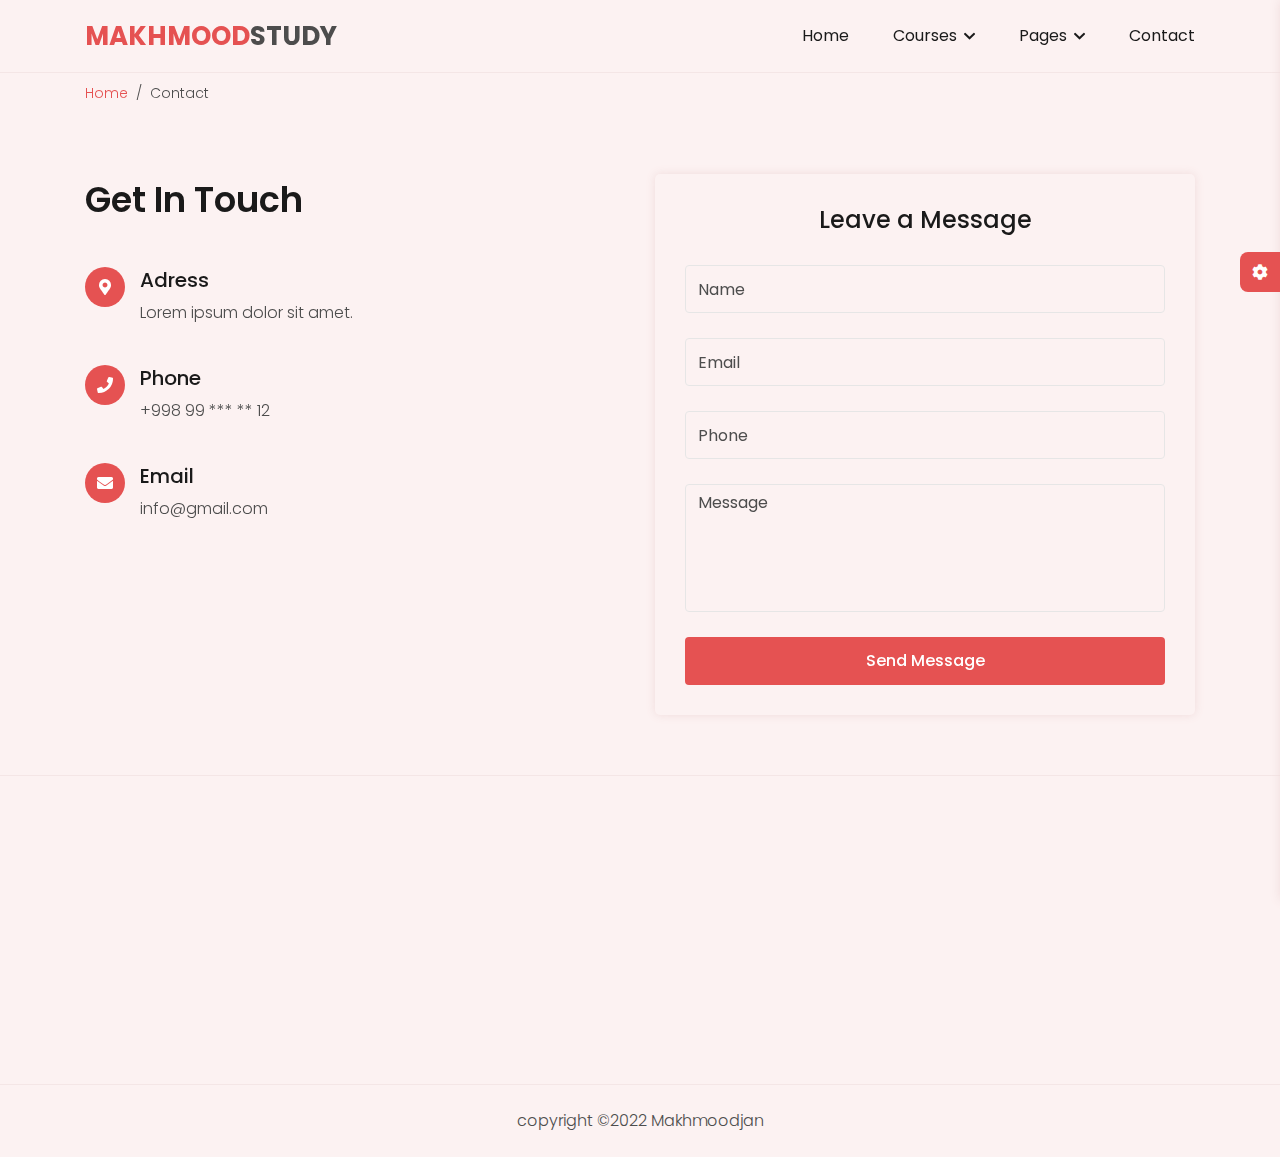
<file: contact.html>
<!DOCTYPE html>
<html lang="en">

<head>
    <meta charset="UTF-8">
    <meta http-equiv="X-UA-Compatible" content="IE=edge">
    <meta name="viewport" content="width=device-width, initial-scale=1.0">
    <link rel="stylesheet" href="./css/font-awesome.css">
    <link rel="stylesheet" href="./css/bootstrap.min.css">
    <link rel="stylesheet" href="./css/style.css">
    <link rel="stylesheet" href="./css/responsive.css">
    <link rel="stylesheet" class="js-color-style" href="css/colors/color-1.css">
    <link rel="stylesheet" class="js-glass-style" href="./css/glass.css"  disabled >
    <link rel="stylesheet" href="https://unpkg.com/aos@next/dist/aos.css" />

    <title>Contact</title>
</head>

<body>

    <!-- page loader start -->
    <div class="page-loader js-page-loader">
        <div></div>
    </div>
    <!-- page loader end -->

    <!-- main wrapper start -->
    <div class="main-wrapper">

        <!-- header start -->
        <header class="header">
            <div class="container ">
                <div class="header-main d-flex align-items-center justify-content-between  ">
                    <div class="header-logo "  data-aos="fade-right" data-aos-delay="120"  data-aos-duration="3000">
                        <a href="index.html"><span>MAKHMOOD</span>Study</a>
                    </div>
                    <button type="button" class="header-hamburger-btn js-header-menu-toggler">
                        <span></span>
                    </button>
                    <div class="header-backdrop js-header-backdrop"></div>
                    <nav class="header-menu js-header-menu  "  data-aos="fade-left" data-aos-delay="120"  data-aos-duration="3000">
                        <button class="header-close-btn js-header-menu-toggler">
                            <i class="fas fa-times"></i>
                        </button>
                        <ul class="menu">
                            <li class="menu-item"><a href="index.html">Home</a></li>
                            <li class="menu-item menu-item-has-children">
                                <a href="#" class="js-toggle-sub-menu">courses <i class="fas fa-chevron-down"></i></a>
                                <ul class="sub-menu js-sub-menu">
                                    <li class="sub-menu-item"><a href="courses.html">course</a></li>
                                    <li class="sub-menu-item"><a href="course-details.html">course-details</a></li>
                                </ul>
                            </li>
                            <li class="menu-item menu-item-has-children">
                                <a href="#" class="js-toggle-sub-menu ">pages <i class="fas fa-chevron-down"></i></a>
                                <ul class="sub-menu js-sub-menu">
                                    <li class="sub-menu-item"><a href="log-in.html">log in </a></li>
                                    <li class="sub-menu-item"><a href="sign-up.html">sign up</a></li>
                                </ul>
                            </li>
                            <li class="menu-item"><a href="contact.html">Contact</a></li>
                        </ul>
                    </nav>
                </div>
            </div>
        </header>
        <!-- header end -->

        <!-- breadcrump start -->

        <div class="breadcrump-nav"  data-aos="zoom-in" data-aos-delay="400"  data-aos-duration="3000">
            <div class="container  ">
                <nav aria-label="breadcrumb">
                    <ol class="breadcrumb mb-0">
                        <li class="breadcrumb-item "><a href="index.html">Home</a></li>
                        <li class="breadcrumb-item active  " aria-current="page">Contact </li>
                    </ol>
                </nav>
            </div>
        </div>

        <!-- breadcrump end -->

        <!-- contact section start  -->
        <section class="section-padding contact-sectoin">
            <div class="container">
                <div class="row">
                    <div class="col-md-6"  data-aos="zoom-in-right" data-aos-delay="400"  data-aos-duration="3000">
                        <div class="section-title">
                            <p class="sub-title">Get In Touch</p>
                        </div>
                        <div class="contact-items">
                            <div class="contact-item">
                                <div class="icon-box"><i class="fas fa-map-marker-alt"></i></div>
                                <h3>Adress</h3>
                                <p>Lorem ipsum dolor sit amet.</p>
                            </div>
                            <div class="contact-item">
                                <div class="icon-box"><i class="fas fa-phone"></i></div>
                                <h3>Phone</h3>
                                <p>+998 99 *** ** 12</p>
                            </div>
                            <div class="contact-item">
                                <div class="icon-box"><i class="fas fa-envelope"></i></div>
                                <h3>Email</h3>
                                <p>info@gmail.com</p>
                            </div>
                        </div>
                    </div>
                    <div class="col-md-6"  data-aos="zoom-in-left" data-aos-delay="400"  data-aos-duration="3000">
                        <div class="contact-form box">
                            <h2 class="form-title text-center">Leave a Message</h2>
                            <form action="">
                                <div class="form-group">
                                    <input type="text" class="form-control" placeholder="Name">
                                </div>
                                <div class="form-group">
                                    <input type="text" class="form-control" placeholder="Email">
                                </div>
                                <div class="form-group">
                                    <input type="text" class="form-control" placeholder="Phone">
                                </div>
                                <div class="form-group">
                                    <textarea class="form-control" placeholder="Message"></textarea>
                                </div>
                                <button type="submit" class="text-capitalize btn btn-form btn-theme btn-block">send message</button>
                            </form>
                        </div>
                    </div>
                </div>
            </div>
        </section>
        <!-- contact section end  -->

        <!-- Footer section start -->

        <footer class="footer">
            <div class="footer-top">
                <div class="container">
                    <div class="row">
                        <div class="col-sm-6 col-lg-3"data-aos="fade-up"
                        data-aos-duration="3000" data-aos-delay="200">
                            <div class="footer-item">
                                <h3 class="footer-logo">makhmood<span>study</span></h3>
                                <ul>
                                    <li><a href="#">about</a></li>
                                    <li><a href="#">what I offer</a></li>
                                    <li><a href="#">careers</a></li>
                                    <li><a href="#">certificates</a></li>
                                    <li><a href="#">blog</a></li>
                                </ul>
                            </div>
                        </div>
                        <div class="col-sm-6 col-lg-3"data-aos="fade-up"
                        data-aos-duration="3000">
                            <div class="footer-item">
                                <h3>more</h3>
                                <ul>
                                    <li><a href="#">get the app</a></li>
                                    <li><a href="#">testimonials</a></li>
                                    <li><a href="#">pricing</a></li>
                                    <li><a href="#">faq</a></li>
                                </ul>
                            </div>
                        </div>
                        <div class="col-sm-6 col-lg-3  "data-aos="fade-up"
                        data-aos-duration="3000">
                            <div class="footer-item  ">
                                <h3>get in touch</h3>
                                <ul>
                                    <li><a href="#">about</a></li>
                                    <li><a href="#">what I offer</a></li>
                                    <li><a href="#">careers</a></li>
                                    <li><a href="#">certificates</a></li>
                                    <li><a href="#">blog</a></li>
                                </ul>
                            </div>
                        </div>
                        <div class="col-sm-6 col-lg-3"data-aos="fade-up"
                        data-aos-duration="3000">
                            <div class="footer-item">
                                <h3>get in touch</h3>
                                <ul>
                                    <li><a href="#" class="fab fa-facebook-f social-icon"></a>facebook</li>
                                    <li><a href="#" class="fab fa-instagram social-icon"></a>Instagram</li>
                                    <li><a href="#" class="fab fa-youtube social-icon"></a>youtube</li>
                                    <li><a href="#" class="fab fa-linkedin social-icon"></a>linkedin</li>
                                    <li><a href="#" class="fab fa-twitter social-icon"></a>twitter</li>
                                </ul>
                            </div>
                        </div>
                    </div>
                </div>
            </div>
            <div class="footer-bottom">
                <div class="container">
                    <p class="py-4 m-0 text-center">copyright &copy;2022 Makhmoodjan </p>
                </div>
            </div>
        </footer>

        <!-- Footer section end -->

    </div>
    <!-- main wrapper end -->



    <!-- style switcher start -->
    <div class="style-switcher js-style-switcher">
        <div class="style-switcher-toggler js-style-switcher-toggler"data-aos="zoom-in" data-aos-delay="370"  data-aos-duration="3000">
            <i class="fas fa-cog"></i>
        </div>
        <h3>Style Switcher</h3>
        <div class="style-switcher-item ">
            <p class="mb-2 text-capitalize">Theme Colors</p>
            <!-- theme colors -->
            <div class="theme-colors  js-theme-colors">
                <button type="button" data-js-theme-color="color-1" class="data-js-theme-color color-1 active"></button>
                <button type="button" data-js-theme-color="color-2" class="data-js-theme-color color-2"></button>
                <button type="button" data-js-theme-color="color-3" class="data-js-theme-color color-3"></button>
                <button type="button" data-js-theme-color="color-4" class="data-js-theme-color color-4"></button>
                <button type="button" data-js-theme-color="color-5" class="data-js-theme-color color-5"></button>
            </div>
        </div>
        <div class="style-switcher-item">
            <div class="form-check form-switch">
                <input class="form-check-input js-dark-mode" type="checkbox" id="dark-mode">
                <label class="form-check-label" for="dark-mode">Dark mode</label>
            </div>
        </div>
        <div class="style-switcher-item">
            <div class="form-check form-switch">
                <input class="form-check-input js-glass-effect" type="checkbox" id="glass-effect">
                <label class="form-check-label" for="glass-effect">Glass effect</label>
            </div>
        </div>
        <div class="style-switcher-item"></div>
    </div>
    <!-- style switcher end -->


    <!-- main wrapper end -->
    <script src="https://unpkg.com/aos@next/dist/aos.js"></script>
    <script>
        AOS.init();
    </script>

    <script src="./js/bootstrap.bundle.min.js"></script>
    <script src="./js/main.js"></script>
</body>


</html>
</file>
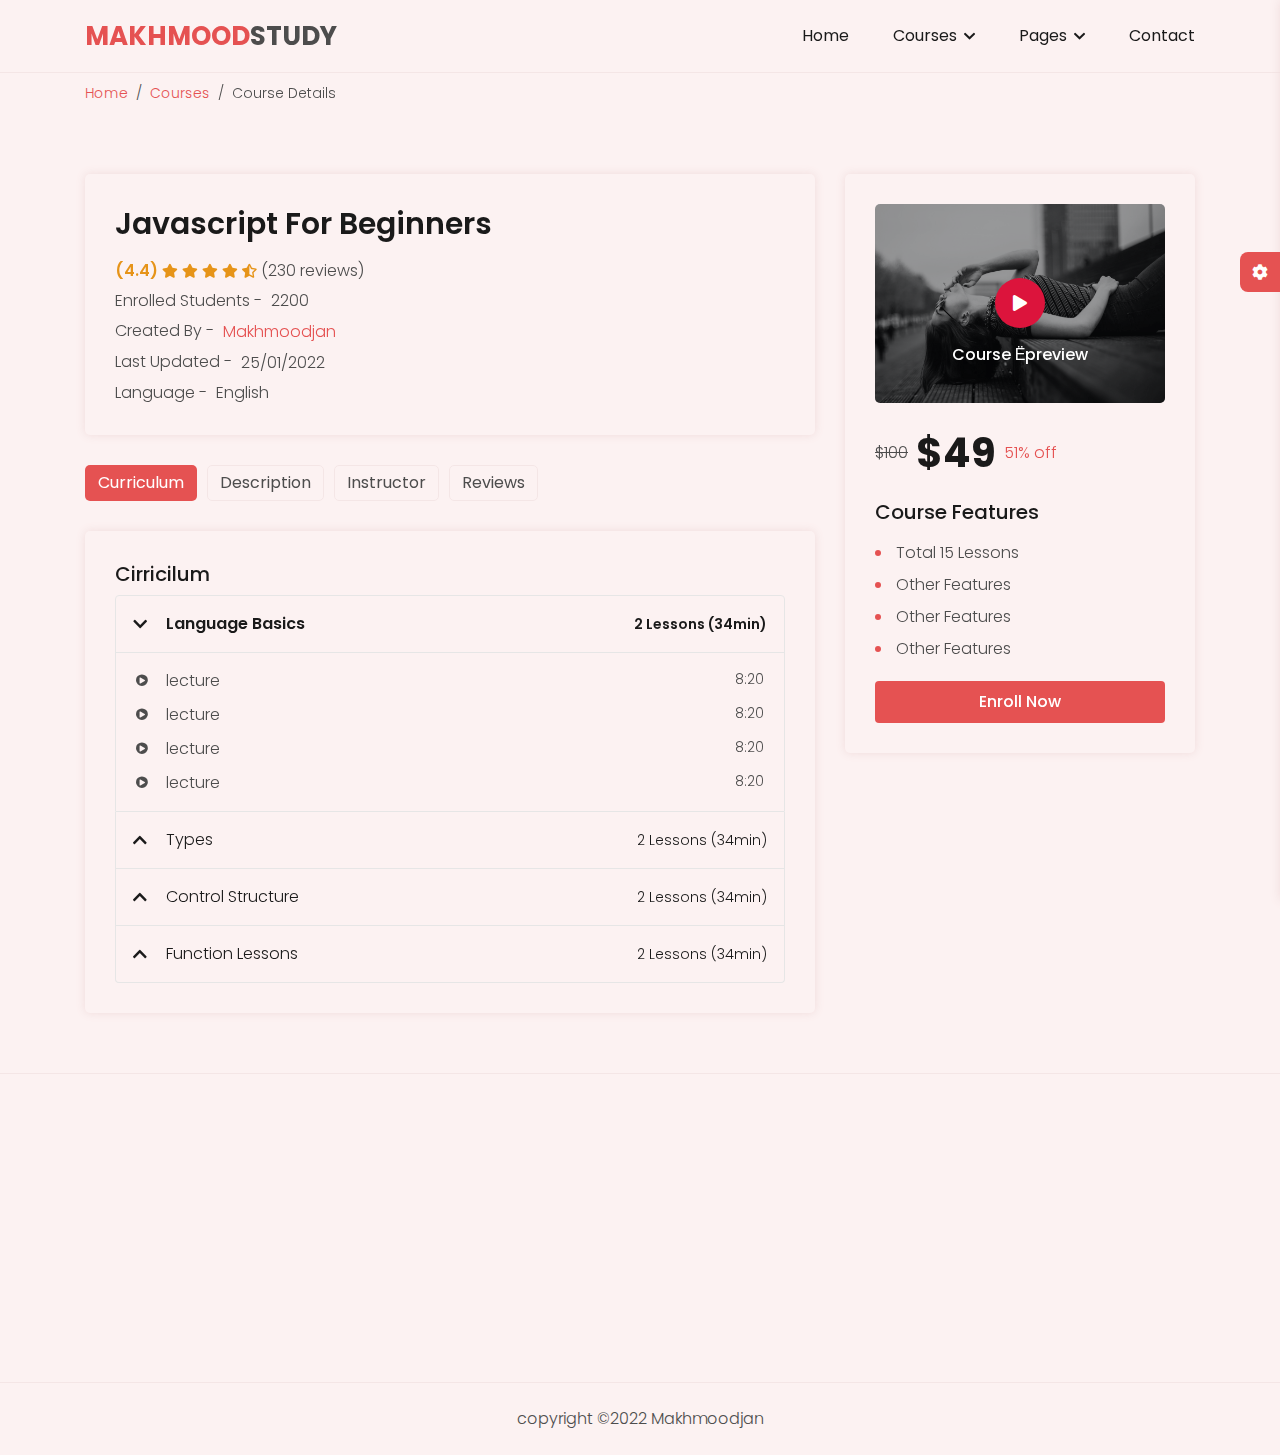
<file: course-details.html>
<!DOCTYPE html>
<html lang="en">

<head>
    <meta charset="UTF-8">
    <meta http-equiv="X-UA-Compatible" content="IE=edge">
    <meta name="viewport" content="width=device-width, initial-scale=1.0">
    <link rel="stylesheet" href="./css/font-awesome.css">
    <link rel="stylesheet" href="./css/bootstrap.min.css">
    <link rel="stylesheet" href="./css/style.css"><link rel="stylesheet" href="./css/responsive.css">
    <link rel="stylesheet" class="js-color-style" href="css/colors/color-1.css">
    <link rel="stylesheet" class="js-glass-style" href="./css/glass.css" disabled>
    <link rel="stylesheet" href="https://unpkg.com/aos@next/dist/aos.css" />

    <title>Course details</title>
</head>

<body>

    <!-- page loader start -->
    <div class="page-loader js-page-loader">
        <div></div>
    </div>
    <!-- page loader end -->

    <!-- main wrapper start -->
    <div class="main-wrapper">

        <!-- header start -->
        <header class="header">
            <div class="container ">
                <div class="header-main d-flex align-items-center justify-content-between  ">
                    <div class="header-logo "  data-aos="fade-right" data-aos-delay="120"  data-aos-duration="3000">
                        <a href="index.html"><span>MAKHMOOD</span>Study</a>
                    </div>
                    <button type="button" class="header-hamburger-btn js-header-menu-toggler">
                        <span></span>
                    </button>
                    <div class="header-backdrop js-header-backdrop"></div>
                    <nav class="header-menu js-header-menu  "  data-aos="fade-left" data-aos-delay="120"  data-aos-duration="3000">
                        <button class="header-close-btn js-header-menu-toggler">
                            <i class="fas fa-times"></i>
                        </button>
                        <ul class="menu">
                            <li class="menu-item"><a href="index.html">Home</a></li>
                            <li class="menu-item menu-item-has-children">
                                <a href="#" class="js-toggle-sub-menu">courses <i class="fas fa-chevron-down"></i></a>
                                <ul class="sub-menu js-sub-menu">
                                    <li class="sub-menu-item"><a href="courses.html">course</a></li>
                                    <li class="sub-menu-item"><a href="course-details.html">course-details</a></li>
                                </ul>
                            </li>
                            <li class="menu-item menu-item-has-children">
                                <a href="#" class="js-toggle-sub-menu ">pages <i class="fas fa-chevron-down"></i></a>
                                <ul class="sub-menu js-sub-menu">
                                    <li class="sub-menu-item"><a href="log-in.html">log in </a></li>
                                    <li class="sub-menu-item"><a href="sign-up.html">sign up</a></li>
                                </ul>
                            </li>
                            <li class="menu-item"><a href="contact.html">Contact</a></li>
                        </ul>
                    </nav>
                </div>
            </div>
        </header>
        <!-- header end -->

        <!-- breadcrump start -->
        
        <div class="breadcrump-nav">
            <div class="container  ">
                <nav aria-label="breadcrumb">
                    <ol class="breadcrumb mb-0">
                        <li class="breadcrumb-item "><a href="index.html" data-aos="zoom-in" data-aos-delay="300" data-aos-duration="3000">Home</a></li>
                        <li class="breadcrumb-item "><a href="courses.html" data-aos="zoom-in" data-aos-delay="300" data-aos-duration="3000">Courses</a></li>
                        <li class="breadcrumb-item active  " aria-current="page" data-aos="zoom-in" data-aos-delay="300" data-aos-duration="3000">Course Details </li>
                    </ol>
                </nav>
            </div>
        </div>
        
        <!-- breadcrump end -->

        <!-- course details section start -->

        <section class="course-details section-padding">
            <div class="container">
                <div class="row">
                    <div class="col-lg-8">
                        <!-- course header start -->
                        <div class="course-header box-fun box" data-aos="fade-right" data-aos-delay="300" data-aos-duration="3000">
                            <h2 class="text-capitalize" >javascript for beginners</h2>
                            <div class="rating">
                                <span class="average-rating">(4.4)</span>
                                <span class="average-stars">
                                    <i class="fas fa-star"></i>
                                    <i class="fas fa-star"></i>
                                    <i class="fas fa-star"></i>
                                    <i class="fas fa-star"></i>
                                    <i class="fas fa-star-half-alt"></i>
                                </span>
                                <span class="reviews">(230 reviews)</span>
                                <ul>
                                    <li>enrolled students - <span>2200</span></li>
                                    <li>created by - <span><a href="#">Makhmoodjan</a></span></li>
                                    <li>last updated - <span>25/01/2022</span></li>
                                    <li>language - <span>English</span></li> 
                                </ul>
                            </div>
                        </div>
                        <!-- course header end -->
                        <!-- couse tabs start -->
                        <nav class="course-tabs ">
                            <div class="nav nav-tabs border-0" id="nav-tab" role="tablist">
                                <button class="nav-link active" id="course-curriculum-tab" data-bs-toggle="tab" data-bs-target="#course-curriculum" type="button"
                                    role="tab" aria-controls="course-curriculum" aria-selected="true" data-aos="fade-right" data-aos-delay="300" data-aos-duration="3000">Curriculum</button>
                                <button class="nav-link" id="course-description-tab" data-bs-toggle="tab" data-bs-target="#course-description" type="button"
                                    role="tab" aria-controls="course-description" aria-selected="false"  data-aos="fade-up" data-aos-delay="300" data-aos-duration="3000">Description</button>
                                <button class="nav-link" id="course-instructor-tab" data-bs-toggle="tab" data-bs-target="#course-instructor" type="button"
                                    role="tab" aria-controls="course-instructor" aria-selected="false" data-aos="fade-up" data-aos-delay="300" data-aos-duration="3000">instructor</button>
                                <button class="nav-link" id="course-reviews-tab" data-bs-toggle="tab" data-bs-target="#course-reviews"
                                type="button" role="tab" aria-controls="course-reviews" aria-selected="false" data-aos="fade-left" data-aos-delay="300" data-aos-duration="3000">reviews</button>
                            </div>
                        </nav>
                        <!-- couse tabs end -->

                        <!-- tab panes start -->
                        <div class="tab-content" id="nav-tabContent">
                            
                            <!-- course cirricilum start -->
                            <div class="tab-pane fade show active" id="course-curriculum" role="tabpanel" aria-labelledby="course-curriculum-tab">
                                <div class="course-curriculum box box-fun"
                                data-aos="zoom-in" data-aos-delay="300" data-aos-duration="3000">
                                    <h3 class="text-capitalize">  cirricilum</h3>
                                    <!-- accordion start -->
                                    <div class="accordion" id="accordion">
                                        <!-- accordion item start -->
                                        <div class="accordion-item">
                                            <h2 class="accordion-header heading-1" id="headingOne">
                                                <button class="accordion-button" type="button" data-bs-toggle="collapse" data-bs-target="#collapse-1"
                                                    aria-expanded="true" aria-controls="collapse-1">
                                                    language basics <span> 2 lessons (34min)</span>
                                                </button>
                                            </h2>
                                            <div id="collapse-1" class="accordion-collapse collapse show" aria-labelledby="heading-1"
                                                data-bs-parent="#accordion">
                                                <div class="accordion-body">
                                                    <ul>
                                                        <li>
                                                            <i class="fas fa-play-circle"></i>
                                                            lecture
                                                            <span>8:20</span>
                                                        </li>
                                                        <li>
                                                            <i class="fas fa-play-circle"></i>
                                                            lecture
                                                            <span>8:20</span>
                                                        </li>
                                                        <li>
                                                            <i class="fas fa-play-circle"></i>
                                                            lecture
                                                            <span>8:20</span>
                                                        </li>
                                                        <li>
                                                            <i class="fas fa-play-circle"></i>
                                                            lecture
                                                            <span>8:20</span>
                                                        </li>
                                                    </ul>
                                                </div>
                                            </div>
                                        </div>
                                        <!-- accordion item end --> 
                                     
                                        <!-- accordion item start -->
                                        <div class="accordion-item">
                                            <h2 class="accordion-header heading-2" id="headingOne">
                                                <button class="accordion-button collapsed" type="button" data-bs-toggle="collapse" data-bs-target="#collapse-2"
                                                    aria-expanded="false" aria-controls="collapse-2">
                                                   types <span> 2 lessons (34min)</span> 
                                                </button>
                                            </h2>
                                            <div id="collapse-2" class="accordion-collapse collapse  " aria-labelledby="heading-2"
                                                data-bs-parent="#accordion">
                                                <div class="accordion-body">
                                                    <ul>
                                                        <li>
                                                            <i class="fas fa-play-circle"></i>
                                                            lecture
                                                            <span>8:20</span>
                                                        </li>
                                                        <li>
                                                            <i class="fas fa-play-circle"></i>
                                                            lecture
                                                            <span>8:20</span>
                                                        </li>
                                                        <li>
                                                            <i class="fas fa-play-circle"></i>
                                                            lecture
                                                            <span>8:20</span>
                                                        </li>
                                                        <li>
                                                            <i class="fas fa-play-circle"></i>
                                                            lecture
                                                            <span>8:20</span>
                                                        </li>
                                                        <li>
                                                            <i class="fas fa-play-circle"></i>
                                                            lecture
                                                            <span>8:20</span>
                                                        </li>
                                                    </ul>
                                                </div>
                                            </div>
                                        </div>
                                        <!-- accordion item end -->
                                         
                                            <!-- accordion item start -->
                                            <div class="accordion-item">
                                                <h2 class="accordion-header heading-3 collapsed" id="headingOne">
                                                    <button class="accordion-button collapsed" type="button" data-bs-toggle="collapse" data-bs-target="#collapse-3"
                                                        aria-expanded="false" aria-controls="collapse-3">control structure <span> 2 lessons (34min)</span>
                                                    </button>
                                                </h2>
                                                <div id="collapse-3" class="accordion-collapse collapse " aria-labelledby="heading-3"
                                                    data-bs-parent="#accordion">
                                                    <div class="accordion-body">
                                                            <ul>
                                                                <li>
                                                                    <i class="fas fa-play-circle"></i>
                                                                    lecture
                                                                    <span>8:20</span>
                                                                </li>
                                                                <li>
                                                                    <i class="fas fa-play-circle"></i>
                                                                    lecture
                                                                    <span>8:20</span>
                                                                </li>
                                                                <li>
                                                                    <i class="fas fa-play-circle"></i>
                                                                    lecture
                                                                    <span>8:20</span>
                                                                </li>
                                                                <li>
                                                                    <i class="fas fa-play-circle"></i>
                                                                    lecture
                                                                    <span>8:20</span>
                                                                </li>
                                                                <li>
                                                                    <i class="fas fa-play-circle"></i>
                                                                    lecture
                                                                    <span>8:20</span>
                                                                </li>
                                                            </ul>
                                                    </div>
                                                </div>
                                            </div>
                                            <!-- accordion item end --> 
                                         
                                            <!-- accordion item start -->
                                            <div class="accordion-item">
                                                <h2 class="accordion-header heading-4 collapsed" id="headingOne">
                                                    <button class="accordion-button collapsed" type="button" data-bs-toggle="collapse"
                                                        data-bs-target="#collapse-4" aria-expanded="false" aria-controls="collapse-4">
                                                        function lessons <span> 2 lessons (34min)</span>
                                                    </button>
                                                </h2>
                                                <div id="collapse-4" class="accordion-collapse collapse " aria-labelledby="heading-4"
                                                    data-bs-parent="#accordion">
                                                    <div class="accordion-body">
                                                            <ul>
                                                                <li>
                                                                    <i class="fas fa-play-circle"></i>
                                                                    lecture
                                                                    <span>8:20</span>
                                                                </li>
                                                                <li>
                                                                    <i class="fas fa-play-circle"></i>
                                                                    lecture
                                                                    <span>8:20</span>
                                                                </li>
                                                                <li>
                                                                    <i class="fas fa-play-circle"></i>
                                                                    lecture
                                                                    <span>8:20</span>
                                                                </li>
                                                                <li>
                                                                    <i class="fas fa-play-circle"></i>
                                                                    lecture
                                                                    <span>8:20</span>
                                                                </li>
                                                                <li>
                                                                    <i class="fas fa-play-circle"></i>
                                                                    lecture
                                                                    <span>8:20</span>
                                                                </li>
                                                            </ul>
                                                    </div>
                                                </div>
                                            </div>
                                            <!-- accordion item end --> 

                                    </div>
                                    <!-- accordion end -->

                                </div>
                            </div>
                            <!-- course cirricilum end -->


                            <div class="tab-pane fade" id="course-description" role="tabpanel" aria-labelledby="course-description-tab">
                                <div class="course-description box-fun box">
                                    <h3 class="text-capitalize mb-4">description</h3>
                                    <p>Lorem ipsum dolor sit amet consectetur adipisicing elit. Quo deleniti, modi vel, molestias totam porro id accusantium sapiente quae officiis temporibus suscipit et odio voluptatibus molestiae, voluptates consequatur consequuntur. Deserunt tenetur nostrum atque!</p>
                                    <h4>For who is this course?</h4>
                                    <p>Lorem ipsum dolor sit, amet consectetur adipisicing elit. Et sit, quibusdam accusamus eius enim tempora, quis blanditiis laborum quam expedita consequuntur quisquam facilis nostrum sunt doloribus vero odio quasi deserunt, impedit magni autem!</p>
                                    <h4>Why should you take this course?</h4>
                                    <p>Lorem ipsum dolor sit amet consectetur adipisicing elit. Labore doloremque minima deserunt eveniet dolor aliquid consequatur sint ratione illo et exercitationem doloribus accusamus odio impedit praesentium iusto distinctio tempora, harum architecto. Recusandae, quis.</p>
                                </div>    
                            </div>
                            
                            <div class="tab-pane fade" id="course-instructor" role="tabpanel" aria-labelledby="course-instructor-tab">
                                <div class="box box-fun course-instructor">
                                    <h3 class="mb-3 text-capitalize">instructor</h3>
                                    <div class="instructor-details ">
                                        <div class="details-wrap d-flex align-items-center  flex-wrap">
                                            <div class="left-box  me-4">
                                                <div class="img-box">
                                                    <img  class="rounded-circle" src="./images/girl2.png" alt="">
                                                </div>
                                            </div>
                                            <div class="right-box ">
                                                <h4>makhmood <span>(web developer)</span></h4>
                                                <ul>
                                                    <li><i class="fas fa-star"></i> 4.5 rating</li>
                                                    <li><i class="fas fa-play-circle"></i> 4.5 rating</li>
                                                    <li><i class="fas fa-certificate"></i> 3333 reviews</li>
                                                </ul>
                                            </div>
                                        </div>
                                        <div class="text">
                                            <p class="mb-0">Lorem ipsum dolor sit amet consectetur adipisicing elit. Aliquam, sit minus? Eligendi laudantium voluptate neque voluptates sit! Quia facere nemo repellat aliquid itaque soluta, nesciunt quod distinctio sit iste aspernatur temporibus quos quam.</p>
                                        </div>
                                    </div>
                                </div>
                            </div>

                            <!-- course reviews start -->
                            
                            <div class="tab-pane fade" id="course-reviews" role="tabpanel" aria-labelledby="course-reviews-tab">
                                <div class="course-reviews box-fun box">
                                    <!-- review summary start -->
                                    <div class="rating-summary  ">
                                        <h3 class="text-capitalize">students feedback</h3>
                                        <div class="row">
                                            <div class="col-md-4 d-flex align-items-center justify-content-center text-center">
                                                <div class="rating-box ">
                                                    <div class="average-rating">
                                                        4.5
                                                    </div>
                                                    <div class="average-stars ">
                                                        <i class="fas fa-star"></i>
                                                        <i class="fas fa-star"></i>
                                                        <i class="fas fa-star"></i>
                                                        <i class="fas fa-star"></i>
                                                        <i class="fas fa-star-half-alt"></i>
                                                    </div>
                                                    <div class="reviews">230 reviews</div>
                                                </div>
                                            </div>
                                            <div class="col-md-8 ">
                                                <div class="rating-bars ">
                                                    <!-- rating-bars start  -->
                                                        <div class="rating-bars-item  ">
                                                        <div class="star-text">5 star</div>
                                                        <div class="progress">
                                                            <div class="progress-bar" style="width: 50%;"></div>
                                                        </div>
                                                        <div class="percent">50%</div>
                                                    </div>
                                                    <!-- rating-bars end  -->
                                                    
                                                    
                                                    <!-- rating-bars start  -->
                                                    <div class="rating-bars-item  ">
                                                        <div class="star-text">5 star</div>
                                                        <div class="progress">
                                                            <div class="progress-bar" style="width: 50%;"></div>
                                                        </div>
                                                        <div class="percent">50%</div>
                                                    </div>
                                                    <!-- rating-bars end  -->


                                                    <!-- rating-bars start  -->
                                                    <div class="rating-bars-item  ">
                                                        <div class="star-text">4 star</div>
                                                        <div class="progress">
                                                            <div class="progress-bar" style="width: 30%;"></div>
                                                        </div>
                                                        <div class="percent">30%</div>
                                                    </div>
                                                    <!-- rating-bars end  -->

                                                    <!-- rating-bars start  -->
                                                    <div class="rating-bars-item  ">
                                                        <div class="star-text">3 star</div>
                                                        <div class="progress">
                                                            <div class="progress-bar" style="width: 10%;"></div>
                                                        </div>
                                                        <div class="percent">10%</div>
                                                    </div>
                                                    <!-- rating-bars end  -->

                                                    <!-- rating-bars start  -->
                                                    <div class="rating-bars-item  ">
                                                        <div class="star-text">2 star</div>
                                                        <div class="progress">
                                                            <div class="progress-bar" style="width: 7%;"></div>
                                                        </div>
                                                        <div class="percent">7%</div>
                                                    </div>
                                                    <!-- rating-bars end  -->

                                                    <!-- rating-bars start  -->
                                                    <div class="rating-bars-item  ">
                                                        <div class="star-text">1 star</div>
                                                        <div class="progress">
                                                            <div class="progress-bar" style="width: 3%;"></div>
                                                        </div>
                                                        <div class="percent">3%</div>
                                                    </div>
                                                    <!-- rating-bars end  -->

                                                </div>
                                            </div>
                                        </div>
                                    </div>
                                    <!-- review summary end -->

                                    <!-- review filter start -->
                                    <div class="reviews-filter">
                                        <h3 class="text-capitalize mb-4">reviews</h3>
                                            <form action="">
                                                <div class="form-group">
                                                    <i class="fas fa-chevron-down select-icon"></i>
                                                    <select name="" id="" class="form-control">
                                                        <option value="">All reviews</option>
                                                        <option value="1">1 stars</option>
                                                        <option value="2">2 stars</option>
                                                        <option value="3">3 stars</option>
                                                        <option value="4">4 stars</option>
                                                        <option value="5">5 stars</option>
                                                    </select>
                                                </div>
                                            </form>
                                        
                                    </div>
                                    <!-- review filter end -->

                                    <!-- review list start -->
                                    <div class="reviews-list">
                                        <!-- reviews item start -->
                                        <div class="reviews-item">
                                            <div class="img-box">
                                                <img  src="./images/girl2.png" alt="">
                                            </div>
                                            <h3>Makh Mood</h3>
                                            <div class="stars-rating">
                                                <i class="fas fa-star"></i>
                                                <i class="fas fa-star"></i>
                                                <i class="fas fa-star"></i>
                                                <i class="fas fa-star"></i>
                                                <i class="fas fa-star "></i>
                                                <span class="date">a day ago</span>
                                            </div>
                                            <p>Lorem ipsum, dolor sit amet consectetur adipisicing elit. Ut consequuntur exercitationem voluptatem. Delectus possimus perspiciatis eius totam molestias sit minima voluptates dignissimos!</p>
                                        </div>
                                        <!-- reviews item end -->

                                        <!-- reviews item start -->
                                        <div class="reviews-item ">
                                            <div class="img-box">
                                                <img  src="./images/girl2.png" alt="">
                                            </div>
                                            <h3>Makh Mood</h3>
                                            <div class="stars-rating">
                                                <i class="fas fa-star"></i>
                                                <i class="fas fa-star"></i>
                                                <i class="fas fa-star"></i>
                                                <i class="fas fa-star"></i>
                                                <i class="fas fa-star "></i>
                                                <span class="date">a day ago</span>
                                            </div>
                                            <p>Lorem ipsum, dolor sit amet consectetur adipisicing elit. Ut consequuntur exercitationem voluptatem. Delectus
                                                possimus perspiciatis eius totam molestias sit minima voluptates dignissimos!</p>
                                        </div>
                                        <!-- reviews item end -->

                                        <!-- reviews item start -->
                                        <div class="reviews-item">
                                            <div class="img-box">
                                                <img  src="./images/girl2.png" alt="">
                                            </div>
                                            <h3>Makh Mood</h3>
                                            <div class="stars-rating">
                                                <i class="fas fa-star"></i>
                                                <i class="fas fa-star"></i>
                                                <i class="fas fa-star"></i>
                                                <i class="fas fa-star"></i>
                                                <i class="fas fa-star "></i>
                                                <span class="date">a day ago</span>
                                            </div>
                                            <p>Lorem ipsum, dolor sit amet consectetur adipisicing elit. Ut consequuntur exercitationem voluptatem. Delectus
                                                possimus perspiciatis eius totam molestias sit minima voluptates dignissimos!</p>
                                        </div>
                                        <!-- reviews item end -->
                                    </div>
                                    <!-- review list end -->
                                    <button type="button" class="btn btn-theme">more reviews</button>
                                </div>
                            </div>
                            
                            <!-- course reviews end -->


                        </div>
                        <!-- tab panes end -->
                    </div>
                    <div class="col-lg-4" data-aos="fade-up" data-aos-delay="300" data-aos-duration="3000">
                        <!-- course sidebar start -->
                        <div class="course-sidebar box-fun box">
                            <div class="img-box position-relative" data-bs-toggle="modal" data-bs-target="#video-modal">
                                <img src="./images/pexels-dishan-lathiya-872756.jpg" class="w-100" alt="course img">
                                <div class="play-icon">
                                    <i class="fas fa-play"></i>
                            </div>
                                <p class="text-center text-capitalize">course ёpreview</p>
                            </div>
                            <div class="price d-flex align-items-center mb-3">
                                <span class="price-old text-decoration-line-through">$100</span>
                                <span class="price-new">$49</span>
                                <span class="price-discount">51% off</span>
                            </div>
                            <h3 class="mb-3 text-capitalize">course features</h3>
                            <ul class="features-list ">
                                <li class="text-capitalize">total 15 lessons</li>
                                <li class="text-capitalize">other features</li>
                                <li class="text-capitalize">other features</li>
                                <li class="text-capitalize">other features</li>
                            </ul>
                            <div class="btn-wrap">
                                <button class="btn btn-theme btn-block">enroll now</button>
                            </div>
                        </div>
                        <!-- course sidebar end -->
                    </div>
                </div>
            </div>
        </section>

        <!-- course details section end -->

        <!-- Footer section start -->

        <footer class="footer">
            <div class="footer-top">
                <div class="container">
                    <div class="row">
                        <div class="col-sm-6 col-lg-3"data-aos="fade-up"
                        data-aos-duration="3000" data-aos-delay="200">
                            <div class="footer-item">
                                <h3 class="footer-logo">makhmood<span>study</span></h3>
                                <ul>
                                    <li><a href="#">about</a></li>
                                    <li><a href="#">what I offer</a></li>
                                    <li><a href="#">careers</a></li>
                                    <li><a href="#">certificates</a></li>
                                    <li><a href="#">blog</a></li>
                                </ul>
                            </div>
                        </div>
                        <div class="col-sm-6 col-lg-3"data-aos="fade-up"
                        data-aos-duration="3000">
                            <div class="footer-item">
                                <h3>more</h3>
                                <ul>
                                    <li><a href="#">get the app</a></li>
                                    <li><a href="#">testimonials</a></li>
                                    <li><a href="#">pricing</a></li>
                                    <li><a href="#">faq</a></li> 
                                </ul>
                            </div>
                        </div>
                        <div class="col-sm-6 col-lg-3  "data-aos="fade-up"
                        data-aos-duration="3000">
                            <div class="footer-item  ">
                                <h3>get in touch</h3>
                                <ul>
                                    <li><a href="#">about</a></li>
                                    <li><a href="#">what I offer</a></li>
                                    <li><a href="#">careers</a></li>
                                    <li><a href="#">certificates</a></li>
                                    <li><a href="#">blog</a></li>
                                </ul>
                            </div>
                        </div>
                        <div class="col-sm-6 col-lg-3"data-aos="fade-up"
                        data-aos-duration="3000">
                            <div class="footer-item">
                                <h3>get in touch</h3>
                                <ul>
                                    <li><a href="#" class="fab fa-facebook-f social-icon"></a>facebook</li>
                                    <li><a href="#" class="fab fa-instagram social-icon"></a>Instagram</li>
                                    <li><a href="#" class="fab fa-youtube social-icon"></a>youtube</li>
                                    <li><a href="#" class="fab fa-linkedin social-icon"></a>linkedin</li>
                                    <li><a href="#" class="fab fa-twitter social-icon"></a>twitter</li>
                                </ul>
                            </div>
                        </div>
                    </div>
                </div>
            </div>
            <div class="footer-bottom">
                <div class="container">
                    <p class="py-4 m-0 text-center">copyright &copy;2022 Makhmoodjan </p>
                </div>
            </div>
        </footer>

        <!-- Footer section end -->

    </div>
    <!-- main wrapper end -->

    <!-- style switcher start -->
    <div class="style-switcher js-style-switcher">
        <div class="style-switcher-toggler js-style-switcher-toggler" data-aos="zoom-in" data-aos-delay="370"  data-aos-duration="1800">
            <i class="fas fa-cog"></i>
        </div>
        <h3>Style Switcher</h3>
        <div class="style-switcher-item ">
            <p class="mb-2 text-capitalize">Theme Colors</p>
            <!-- theme colors -->
            <div class="theme-colors  js-theme-colors">
                <button type="button" data-js-theme-color="color-1" class="data-js-theme-color color-1"></button>
                <button type="button" data-js-theme-color="color-2" class="data-js-theme-color color-2"></button>
                <button type="button" data-js-theme-color="color-3" class="data-js-theme-color color-3"></button>
                <button type="button" data-js-theme-color="color-4" class="data-js-theme-color color-4"></button>
                <button type="button" data-js-theme-color="color-5" class="data-js-theme-color color-5"></button>
            </div>
        </div>
        <div class="style-switcher-item">
            <div class="form-check form-switch">
                <input class="form-check-input js-dark-mode" type="checkbox" id="dark-mode">
                <label class="form-check-label" for="dark-mode">Dark mode</label>
            </div>
        </div>
        <div class="style-switcher-item">
            <div class="form-check form-switch">
                <input class="form-check-input js-glass-effect" type="checkbox" id="glass-effect">
                <label class="form-check-label" for="glass-effect">Glass effect</label>
            </div>
        </div>
        <div class="style-switcher-item"></div>
    </div>
    <!-- style switcher end -->


    <!-- course modal start -->
    <!-- Modal -->
    <div class="modal fade video-modal js-preview-course-modal" id="video-modal" tabindex="-1" aria-labelledby="exampleModalLabel" aria-hidden="true">
        <div class="modal-dialog modal-lg modal-dialog-centered">
            <div class="modal-content"> 
                <div class="modal-body p-0">
                    <button type="button" class="btn-close" data-bs-dismiss="modal" aria-label="Close">
                        <i class="fas fa-times"></i>
                    </button>
                    <div class="ratio ratio-16x9">
                        <video controls class="js-preview-course-video" src="">
                            <source src="./video/baaghi2.mp4" type="video/mp4">
                        </video>
                    </div>
                </div> 
            </div>
        </div>
    </div>
    <!-- course modal end -->



    <!-- main wrapper end -->
    <script src="https://unpkg.com/aos@next/dist/aos.js"></script>
    <script>
        AOS.init();
    </script>

    <script src="./js/bootstrap.bundle.min.js"></script>
    <script src="./js/main.js"></script>
</body>


</html>
</file>
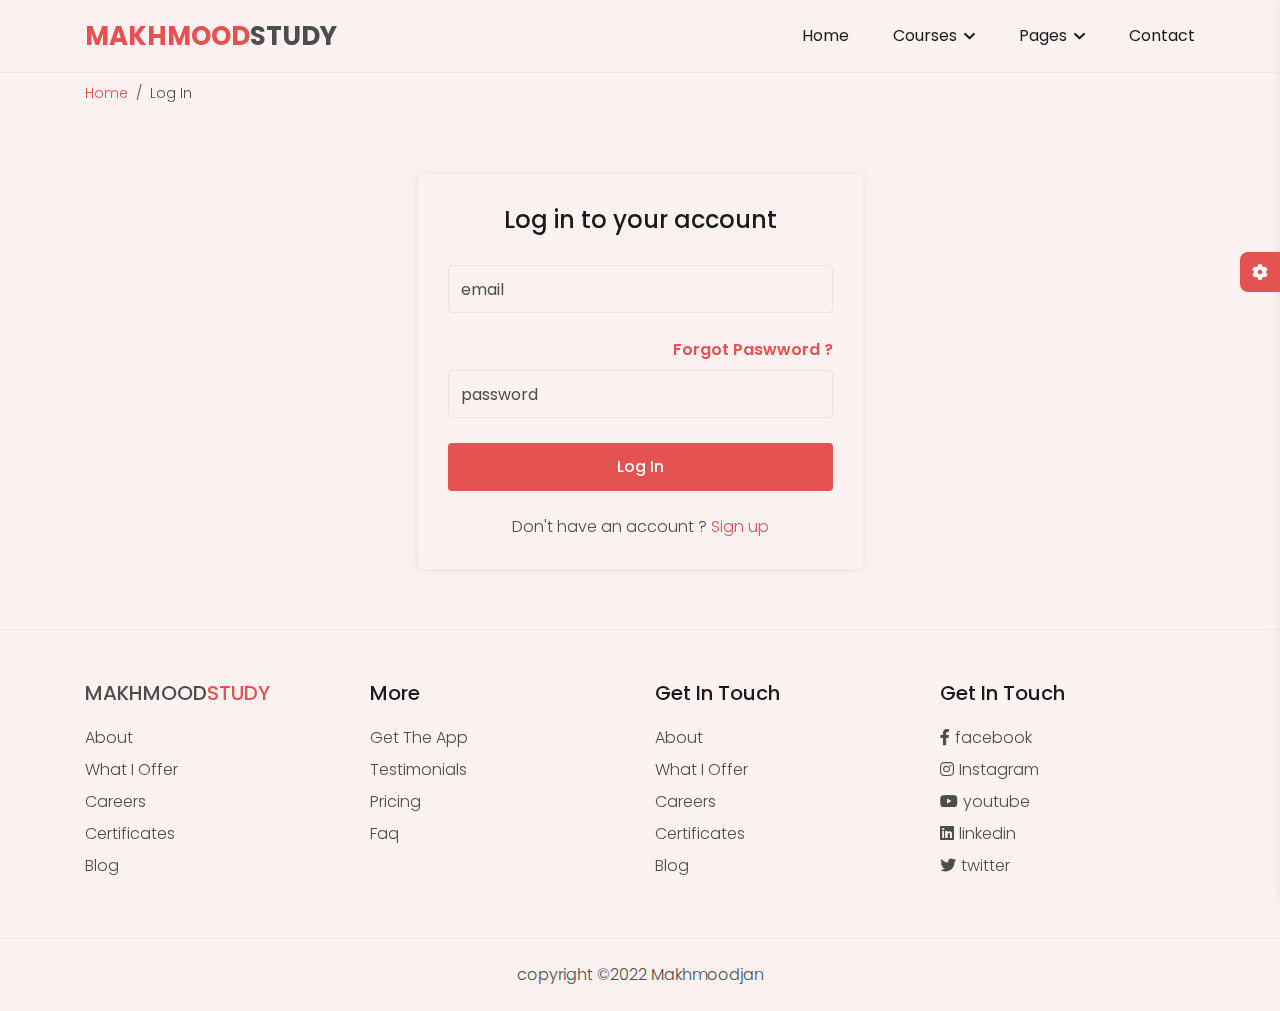
<file: log-in.html>
<!DOCTYPE html>
<html lang="en">

<head>
    <meta charset="UTF-8">
    <meta http-equiv="X-UA-Compatible" content="IE=edge">
    <meta name="viewport" content="width=device-width, initial-scale=1.0">
    <link rel="stylesheet" href="./css/font-awesome.css">
    <link rel="stylesheet" href="./css/bootstrap.min.css">
    <link rel="stylesheet" href="./css/style.css">
    <link rel="stylesheet" href="./css/responsive.css">
    <link rel="stylesheet" class="js-color-style" href="css/colors/color-1.css">
    <link rel="stylesheet" class="js-glass-style" href="./css/glass.css" disabled>
    <link rel="stylesheet" href="https://unpkg.com/aos@next/dist/aos.css" />

    <title>Log In</title>
</head>

<body>

        <!-- page loader start -->
    <div class="page-loader js-page-loader">
        <div></div>
    </div>
    <!-- page loader end -->

    <!-- main wrapper start -->
    <div class="main-wrapper">

        <!-- header start -->
        <header class="header">
            <div class="container ">
                <div class="header-main d-flex align-items-center justify-content-between  ">
                    <div class="header-logo "  data-aos="fade-right" data-aos-delay="120"  data-aos-duration="3000">
                        <a href="index.html"><span>MAKHMOOD</span>Study</a>
                    </div>
                    <button type="button" class="header-hamburger-btn js-header-menu-toggler">
                        <span></span>
                    </button>
                    <div class="header-backdrop js-header-backdrop"></div>
                    <nav class="header-menu js-header-menu  "  data-aos="fade-left" data-aos-delay="120"  data-aos-duration="3000">
                        <button class="header-close-btn js-header-menu-toggler">
                            <i class="fas fa-times"></i>
                        </button>
                        <ul class="menu">
                            <li class="menu-item"><a href="index.html">Home</a></li>
                            <li class="menu-item menu-item-has-children">
                                <a href="#" class="js-toggle-sub-menu">courses <i class="fas fa-chevron-down"></i></a>
                                <ul class="sub-menu js-sub-menu">
                                    <li class="sub-menu-item"><a href="courses.html">course</a></li>
                                    <li class="sub-menu-item"><a href="course-details.html">course-details</a></li>
                                </ul>
                            </li>
                            <li class="menu-item menu-item-has-children">
                                <a href="#" class="js-toggle-sub-menu ">pages <i class="fas fa-chevron-down"></i></a>
                                <ul class="sub-menu js-sub-menu">
                                    <li class="sub-menu-item"><a href="log-in.html">log in </a></li>
                                    <li class="sub-menu-item"><a href="sign-up.html">sign up</a></li>
                                </ul>
                            </li>
                            <li class="menu-item"><a href="contact.html">Contact</a></li>
                        </ul>
                    </nav>
                </div>
            </div>
        </header>
        <!-- header end -->


        <!-- breadcrump start -->
        
        <div class="breadcrump-nav" data-aos="zoom-in" data-aos-delay="400"  data-aos-duration="3000">
            <div class="container  ">
                <nav aria-label="breadcrumb">
                    <ol class="breadcrumb mb-0">
                        <li class="breadcrumb-item "><a href="index.html">Home</a></li>
                        <li class="breadcrumb-item active  " aria-current="page">Log In </li>
                    </ol>
                </nav>
            </div>
        </div>
        
        <!-- breadcrump end -->

        <!-- Log in section start -->
        <section class="login-section section-padding">
            <div class="container">
                <div class="row justify-content-center">
                    <div class="col-md-7 col-lg-6 col-xl-5">
                        <div class="login-form box" data-aos="zoom-in" data-aos-delay="400"  data-aos-duration="3000">
                            <h3 class="form-title text-center">Log in to your account</h3>
                            <form action="">
                                <div class="form-group">
                                    <input type="email" class="form-control" placeholder="email">
                                </div>
                                <div class="form-group">
                                    <div class="d-flex mb-2 justify-content-end"><a href="#">Forgot Paswword ?</a></div>
                                    <input type="password" class="form-control" placeholder="password">
                                </div>
                                <button class="btn btn-theme btn-block btn-form">Log in</button>
                                <p class="text-center mt-4 mb-0">Don't have an account ? <a href="sign-up.html">Sign up </a></p>
                            </form>
                        </div>
                    </div>
                </div>
            </div>
        </section>
        <!-- Log in section end-->


        <!-- Footer section start -->

        <footer class="footer">
            <div class="footer-top">
                <div class="container">
                    <div class="row">
                        <div class="col-sm-6 col-lg-3"data-aos="fade-up"
                        data-aos-duration="3000" data-aos-delay="200">
                            <div class="footer-item">
                                <h3 class="footer-logo">makhmood<span>study</span></h3>
                                <ul>
                                    <li><a href="#">about</a></li>
                                    <li><a href="#">what I offer</a></li>
                                    <li><a href="#">careers</a></li>
                                    <li><a href="#">certificates</a></li>
                                    <li><a href="#">blog</a></li>
                                </ul>
                            </div>
                        </div>
                        <div class="col-sm-6 col-lg-3"data-aos="fade-up"
                        data-aos-duration="3000">
                            <div class="footer-item">
                                <h3>more</h3>
                                <ul>
                                    <li><a href="#">get the app</a></li>
                                    <li><a href="#">testimonials</a></li>
                                    <li><a href="#">pricing</a></li>
                                    <li><a href="#">faq</a></li> 
                                </ul>
                            </div>
                        </div>
                        <div class="col-sm-6 col-lg-3  "data-aos="fade-up"
                        data-aos-duration="3000">
                            <div class="footer-item  ">
                                <h3>get in touch</h3>
                                <ul>
                                    <li><a href="#">about</a></li>
                                    <li><a href="#">what I offer</a></li>
                                    <li><a href="#">careers</a></li>
                                    <li><a href="#">certificates</a></li>
                                    <li><a href="#">blog</a></li>
                                </ul>
                            </div>
                        </div>
                        <div class="col-sm-6 col-lg-3"data-aos="fade-up"
                        data-aos-duration="3000">
                            <div class="footer-item">
                                <h3>get in touch</h3>
                                <ul>
                                    <li><a href="#" class="fab fa-facebook-f social-icon"></a>facebook</li>
                                    <li><a href="#" class="fab fa-instagram social-icon"></a>Instagram</li>
                                    <li><a href="#" class="fab fa-youtube social-icon"></a>youtube</li>
                                    <li><a href="#" class="fab fa-linkedin social-icon"></a>linkedin</li>
                                    <li><a href="#" class="fab fa-twitter social-icon"></a>twitter</li>
                                </ul>
                            </div>
                        </div>
                    </div>
                </div>
            </div>
            <div class="footer-bottom">
                <div class="container">
                    <p class="py-4 m-0 text-center">copyright &copy;2022 Makhmoodjan </p>
                </div>
            </div>
        </footer>

        <!-- Footer section end -->

    </div>
    <!-- main wrapper end -->
    
    <!-- style switcher start -->
    <div class="style-switcher js-style-switcher">
        <div class="style-switcher-toggler js-style-switcher-toggler"data-aos="zoom-in" data-aos-delay="370"  data-aos-duration="3000">
            <i class="fas fa-cog"></i>
        </div>
        <h3>Style Switcher</h3>
        <div class="style-switcher-item ">
            <p class="mb-2 text-capitalize">Theme Colors</p>
            <!-- theme colors -->
            <div class="theme-colors  js-theme-colors">
                <button type="button" data-js-theme-color="color-1" class="data-js-theme-color color-1 active"></button>
                <button type="button" data-js-theme-color="color-2" class="data-js-theme-color color-2"></button>
                <button type="button" data-js-theme-color="color-3" class="data-js-theme-color color-3"></button>
                <button type="button" data-js-theme-color="color-4" class="data-js-theme-color color-4"></button>
                <button type="button" data-js-theme-color="color-5" class="data-js-theme-color color-5"></button>
            </div>
        </div>
        <div class="style-switcher-item">
            <div class="form-check form-switch">
                <input class="form-check-input js-dark-mode" type="checkbox" id="dark-mode">
                <label class="form-check-label" for="dark-mode">Dark mode</label>
            </div>
        </div>
        <div class="style-switcher-item">
            <div class="form-check form-switch">
                <input class="form-check-input js-glass-effect" type="checkbox" id="glass-effect">
                <label class="form-check-label" for="glass-effect">Glass effect</label>
            </div>
        </div>
        <div class="style-switcher-item"></div>
    </div>
    <!-- style switcher end -->





    <!-- main wrapper end -->
    <script src="https://unpkg.com/aos@next/dist/aos.js"></script>
    <script>
        AOS.init();
    </script>

    <script src="./js/bootstrap.bundle.min.js"></script>
    <script src="./js/main.js"></script>
</body>


</html>
</file>
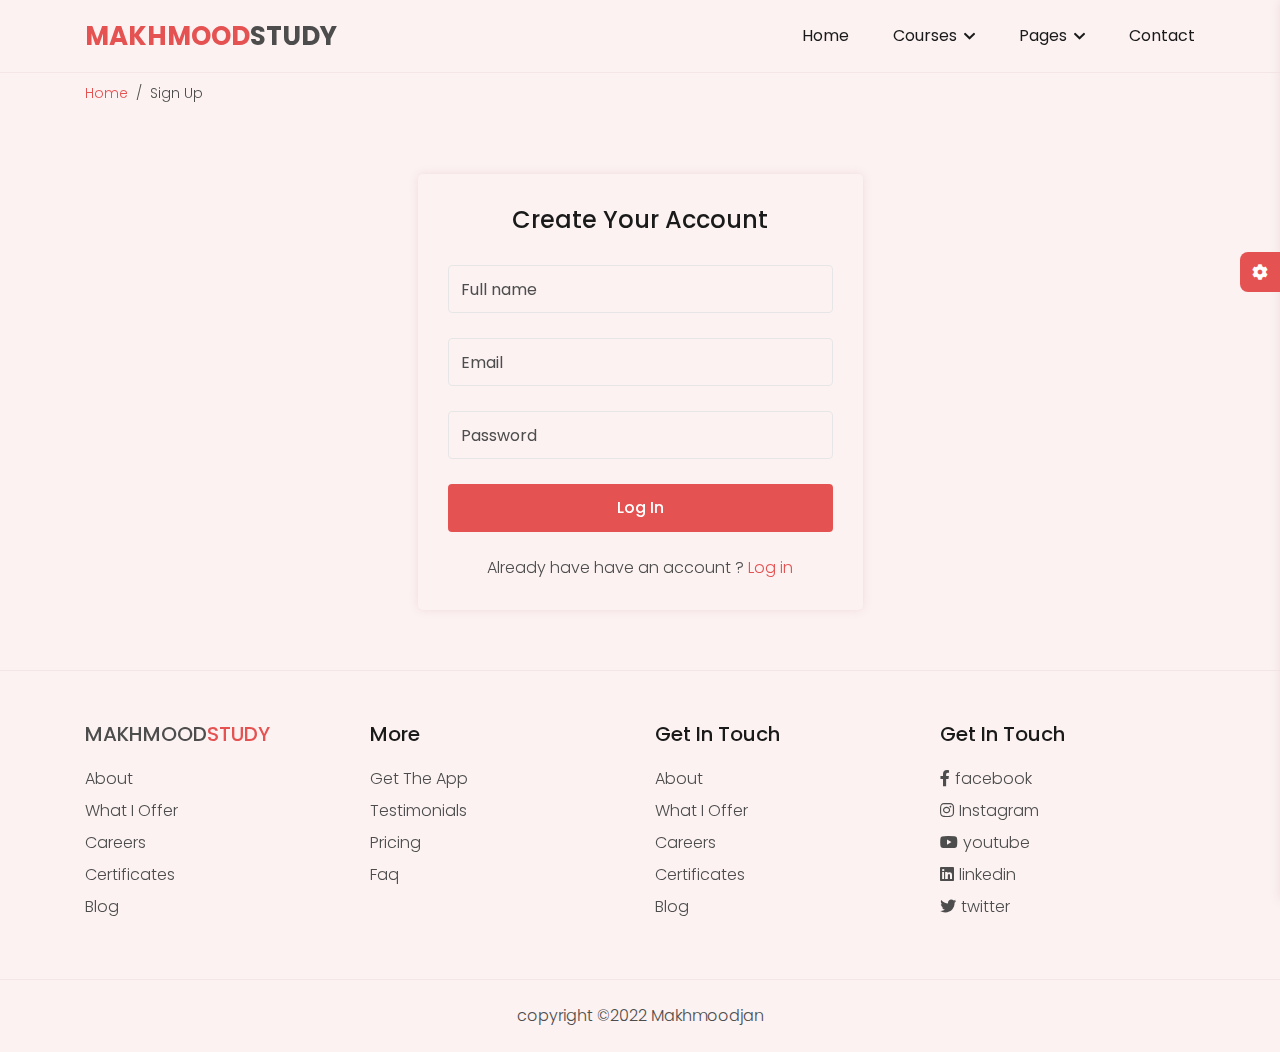
<file: sign-up.html>
<!DOCTYPE html>
<html lang="en">

<head>
    <meta charset="UTF-8">
    <meta http-equiv="X-UA-Compatible" content="IE=edge">
    <meta name="viewport" content="width=device-width, initial-scale=1.0">
    <link rel="stylesheet" href="./css/font-awesome.css">
    <link rel="stylesheet" href="./css/bootstrap.min.css">
    <link rel="stylesheet" href="./css/style.css">
    <link rel="stylesheet" href="./css/responsive.css">
    <link rel="stylesheet" class="js-color-style" href="css/colors/color-1.css">
    <link rel="stylesheet" class="js-glass-style" href="./css/glass.css" disabled>
    <link rel="stylesheet" href="https://unpkg.com/aos@next/dist/aos.css" />

    <title>Sign Up</title>
</head>

<body>

    <!-- page loader start -->
    <div class="page-loader js-page-loader">
        <div></div>
    </div>
    <!-- page loader end -->

    <!-- main wrapper start -->
    <div class="main-wrapper">

        <!-- header start -->
        <header class="header">
            <div class="container ">
                <div class="header-main d-flex align-items-center justify-content-between  ">
                    <div class="header-logo "  data-aos="fade-right" data-aos-delay="120"  data-aos-duration="3000">
                        <a href="index.html"><span>MAKHMOOD</span>Study</a>
                    </div>
                    <button type="button" class="header-hamburger-btn js-header-menu-toggler">
                        <span></span>
                    </button>
                    <div class="header-backdrop js-header-backdrop"></div>
                    <nav class="header-menu js-header-menu  "  data-aos="fade-left" data-aos-delay="120"  data-aos-duration="3000">
                        <button class="header-close-btn js-header-menu-toggler">
                            <i class="fas fa-times"></i>
                        </button>
                        <ul class="menu">
                            <li class="menu-item"><a href="index.html">Home</a></li>
                            <li class="menu-item menu-item-has-children">
                                <a href="#" class="js-toggle-sub-menu">courses <i class="fas fa-chevron-down"></i></a>
                                <ul class="sub-menu js-sub-menu">
                                    <li class="sub-menu-item"><a href="courses.html">course</a></li>
                                    <li class="sub-menu-item"><a href="course-details.html">course-details</a></li>
                                </ul>
                            </li>
                            <li class="menu-item menu-item-has-children">
                                <a href="#" class="js-toggle-sub-menu ">pages <i class="fas fa-chevron-down"></i></a>
                                <ul class="sub-menu js-sub-menu">
                                    <li class="sub-menu-item"><a href="log-in.html">log in </a></li>
                                    <li class="sub-menu-item"><a href="sign-up.html">sign up</a></li>
                                </ul>
                            </li>
                            <li class="menu-item"><a href="contact.html">Contact</a></li>
                        </ul>
                    </nav>
                </div>
            </div>
        </header>
        <!-- header end -->


        <!-- breadcrump start -->
        
        <div class="breadcrump-nav"  data-aos="zoom-in" data-aos-delay="400"  data-aos-duration="3000">
            <div class="container  ">
                <nav aria-label="breadcrumb">
                    <ol class="breadcrumb mb-0">
                        <li class="breadcrumb-item "><a href="index.html">Home</a></li>
                        <li class="breadcrumb-item active  " aria-current="page">Sign Up </li>
                    </ol>
                </nav>
            </div>
        </div>
        
        <!-- breadcrump end -->


        <!-- sign up section start -->

        <section class="signup-section section-padding">
            <div class="container">
                <div class="row justify-content-center">
                    <div class="col-md-7 col-lg-6 col-xl-5">
                        <div class="signup-form box" data-aos="zoom-in" data-aos-delay="400"  data-aos-duration="3000">
                            <h3 class="form-title text-center text-capitalize">Create your account</h3>
                            <form action="">
                                <div class="form-group">
                                    <input type="text" class="form-control" placeholder="Full name">
                                </div>
                                <div class="form-group">
                                    <input type="email" class="form-control" placeholder="Email">
                                </div>
                                <div class="form-group">
                                    <input type="password" class="form-control" placeholder="Password">
                                </div>
                                <button class="btn btn-theme btn-block btn-form">Log in</button>
                                <p class="text-center mt-4 mb-0">Already have have an account ? <a href="log-in.html">Log in </a></p>
                            </form>
                        </div>
                    </div>
                </div>
            </div>
        </section>
        <!--sign up section end-->

        <!-- Footer section start -->

        <footer class="footer">
            <div class="footer-top">
                <div class="container">
                    <div class="row">
                        <div class="col-sm-6 col-lg-3"data-aos="fade-up"
                        data-aos-duration="3000" data-aos-delay="200">
                            <div class="footer-item">
                                <h3 class="footer-logo">makhmood<span>study</span></h3>
                                <ul>
                                    <li><a href="#">about</a></li>
                                    <li><a href="#">what I offer</a></li>
                                    <li><a href="#">careers</a></li>
                                    <li><a href="#">certificates</a></li>
                                    <li><a href="#">blog</a></li>
                                </ul>
                            </div>
                        </div>
                        <div class="col-sm-6 col-lg-3"data-aos="fade-up"
                        data-aos-duration="3000">
                            <div class="footer-item">
                                <h3>more</h3>
                                <ul>
                                    <li><a href="#">get the app</a></li>
                                    <li><a href="#">testimonials</a></li>
                                    <li><a href="#">pricing</a></li>
                                    <li><a href="#">faq</a></li> 
                                </ul>
                            </div>
                        </div>
                        <div class="col-sm-6 col-lg-3  "data-aos="fade-up"
                        data-aos-duration="3000">
                            <div class="footer-item  ">
                                <h3>get in touch</h3>
                                <ul>
                                    <li><a href="#">about</a></li>
                                    <li><a href="#">what I offer</a></li>
                                    <li><a href="#">careers</a></li>
                                    <li><a href="#">certificates</a></li>
                                    <li><a href="#">blog</a></li>
                                </ul>
                            </div>
                        </div>
                        <div class="col-sm-6 col-lg-3"data-aos="fade-up"
                        data-aos-duration="3000">
                            <div class="footer-item">
                                <h3>get in touch</h3>
                                <ul>
                                    <li><a href="#" class="fab fa-facebook-f social-icon"></a>facebook</li>
                                    <li><a href="#" class="fab fa-instagram social-icon"></a>Instagram</li>
                                    <li><a href="#" class="fab fa-youtube social-icon"></a>youtube</li>
                                    <li><a href="#" class="fab fa-linkedin social-icon"></a>linkedin</li>
                                    <li><a href="#" class="fab fa-twitter social-icon"></a>twitter</li>
                                </ul>
                            </div>
                        </div>
                    </div>
                </div>
            </div>
            <div class="footer-bottom">
                <div class="container">
                    <p class="py-4 m-0 text-center">copyright &copy;2022 Makhmoodjan </p>
                </div>
            </div>
        </footer>

        <!-- Footer section end -->

    </div>
    <!-- main wrapper end -->


    <!-- style switcher start -->
    <div class="style-switcher js-style-switcher">
        <div class="style-switcher-toggler js-style-switcher-toggler"data-aos="zoom-in" data-aos-delay="370"  data-aos-duration="3000">
            <i class="fas fa-cog"></i>
        </div>
        <h3>Style Switcher</h3>
        <div class="style-switcher-item ">
            <p class="mb-2 text-capitalize">Theme Colors</p>
            <!-- theme colors -->
            <div class="theme-colors  js-theme-colors">
                <button type="button" data-js-theme-color="color-1" class="data-js-theme-color color-1 active"></button>
                <button type="button" data-js-theme-color="color-2" class="data-js-theme-color color-2"></button>
                <button type="button" data-js-theme-color="color-3" class="data-js-theme-color color-3"></button>
                <button type="button" data-js-theme-color="color-4" class="data-js-theme-color color-4"></button>
                <button type="button" data-js-theme-color="color-5" class="data-js-theme-color color-5"></button>
            </div>
        </div>
        <div class="style-switcher-item">
            <div class="form-check form-switch">
                <input class="form-check-input js-dark-mode" type="checkbox" id="dark-mode">
                <label class="form-check-label" for="dark-mode">Dark mode</label>
            </div>
        </div>
        <div class="style-switcher-item">
            <div class="form-check form-switch">
                <input class="form-check-input js-glass-effect" type="checkbox" id="glass-effect">
                <label class="form-check-label" for="glass-effect">Glass effect</label>
            </div>
        </div>
        <div class="style-switcher-item"></div>
    </div>
    <!-- style switcher end -->


    <!-- main wrapper end -->
    <script src="https://unpkg.com/aos@next/dist/aos.js"></script>
    <script>
        AOS.init();
    </script>

    <script src="./js/bootstrap.bundle.min.js"></script>
    <script src="./js/main.js"></script>
</body>


</html>
</file>
<file: css/responsive.css>
/* Responsive stylesheets */

@media (max-width: 1199px) {
  .container {
    max-width: 100%;
    --bs-gutter-x: 20px;
  }
}
@media (max-width: 991px) {
  .header {
    padding: 12px 0;
  }
  .header-backdrop,
  .header-hamburger-btn,
  .header-close-btn {
    display: block;
    background-color: transparent;
  }
  .header-hamburger-btn {
    height: 34px;
    width: 40px;
    border: 0;
    cursor: pointer;
  }
  .header-hamburger-btn span {
    display: block;
    height: 2px;
    width: 24px;
    background-color: var(--black-90);
    position: relative;
    margin: auto;
  }
  .header-hamburger-btn span::after,
  .header-hamburger-btn span::before {
    content: "";
    background-color: var(--black-90);
    position: absolute;
    width: 100%;
    height: 100%;
    left: 0;
  }
  .header-hamburger-btn span::before {
    top: -7px;
  }
  .header-hamburger-btn span::after {
    top: 7px;
  }
  .header-close-btn {
    height: 40px;
    width: 40px;
    background-color: var(--main-color);
    position: absolute;
    top: 10px;
    left: 10px;
    color: white;
    border: none;
    border-radius: 5px;
    cursor: pointer;
  }
  .header-menu {
    position: fixed;
    width: 300px;
    height: 100vh;
    top: 0;
    right: -300px;
    padding: 70px 0 50px;
    z-index: 1000;
    transition: all 0.5 ease !important;
    background-color: var(--white);
    box-shadow: var(--shadow);
    overflow-y: auto;
    visibility: hidden;
  }
  .header-menu.open {
    right: 0;
    visibility: visible;
  }
  .header-menu .menu-item {
    display: block;
    margin: 0;
  }
  .header-menu .menu-item > a {
    display: flex;
    align-items: center;
    justify-content: space-between;
    padding: 12px 15px;
    border-bottom: 1px solid var(--border-color-1);
  }
  .header-menu .menu-item:first-child > a {
    border-top: 1px solid var(--border-color-1);
  }
  .header .menu-item.active > a i {
    transform: rotate(180deg);
  }
  .header .sub-menu {
    position: relative;
    width: 100%;
    opacity: 1;
    visibility: visible;
    box-shadow: none;
    transform: translateY(0);
    top: auto;
    padding: 0;
    border-radius: 0;
    max-height: 0;
    overflow: hidden;
  }
  .header .sub-menu a {
    padding: 12px 45px;
    border-bottom: 1px solid var(--border-color-1);
  }
  .header-backdrop {
    width: 100%;
    height: 100%;
    z-index: 999;
    top: 0;
    left: 0;
    position: fixed;
    background-color: var(--white);
    opacity: 0;
    visibility: hidden;
  }
  .header-backdrop.active {
    visibility: visible;
    opacity: 0.8;
  }
  .circular-img {
    max-width: 280px;
  }
  .circular-img img {
    max-width: 240px;
  }
  .circular-img-circle {
    width: 280px;
    height: 280px;
  }
  .banner-text h1 {
    font-size: 35px;
  }
  .section-title .sub-title {
    font-size: 30px;
  }
  .course-sidebar {
    margin-top: 30px;
  }
  .course-instructor .img-box img {
    width: 100px;
  }
  .course-instructor .details-wrap{
    margin-bottom: 15px;
  }
}
@media (max-width: 767px) {
  .container {
    --bs-gutter-x: 15px;
  }
  .box {
    padding: 20px 15px;
  }
  .banner-text h1 {
    font-size: 24px;
  }
  .bai-section {
    text-align: center;
  }
  .section-title .title,
  h3,
  .banner-text h2 {
    font-size: 18px;
  }
  .section-title .sub-title,
  .form-title {
    font-size: 22px;
  }
  .course-header h2 {
    font-size: 24px;
  }
  .course-curriculum .accordion-button span {
    /* background-color: red; */
    position: relative;
    right: auto;
    font-size: 12px;
    width: 100%;
    margin-top: 8px;
  }
  .course-curriculum .accordion-button {
    padding-right: 15px;
  }
  .course-curriculum ul li span {
    background-color: red;
    font-size: 12px;
    position: relative;
    display: block;
    margin-top: 5px;
  }
  .course-curriculum ul li {
    padding: 0 0 0 20px;
  }
  .rating-box {
    margin-bottom: 15px;
  }
  .rating-summary{
    margin-bottom: 15px;
  }
}

@media (max-width: 575px) {
  .circular-img {
    max-width: 230px;
  }
  .circular-img img {
    max-width: 200px;
  }
  .circular-img-circle {
    width: 230px;
    height: 230px;
  }
  .footer-item {
    text-align: center;
  }
  .header a {
    font-size: 22px;
  }
  .modal-dialog {
    margin: 8px 15px;
  }
}
</file>
<file: css/colors/color-1.css>
:root{

    --hue-value-1: 0;
    --hue-value-2: 230;
    --main-color: hsl(var(--hue-value-1),74%,61%);
    --button-hover-color: hsl(var(--hue-value-1),57%,53%);
    --body-bg-color: hsl(var(--hue-value-1),67%,97%);
    --border-color-2: hsl(var(--hue-value-1),40%,93%);
    --shadow: 0 0 10px hsl(var(--hue-value-1),40%,90%);
    --body-gradient-bg-color-1: hsla(var(--hue-value-1),40%,50%,0.2);
    --body-gradient-bg-color-2: hsla(var(--hue-value-2),40%,50%,0.2);
    --decoration-bg-color-1: hsl(var(--hue-value-1),100%,70%);
    --decoration-bg-color-2: hsl(var(--hue-value-2),100%,70%);

}
</file>
<file: css/glass.css>
html::after,
html::before {
  content: "";
  position: fixed;
  z-index: -2;
  border-radius: 50%;
}
html::before {
  width: 100px;
  height: 100px;
  top: 20%;
  left: calc(50% - 650px);
  background-image: linear-gradient(
    to right bottom,
    var(--decoration-bg-color-1),
    var(--WHITE)
  );
}
html::after {
  width: 150px;
  height: 150px;
  bottom: 20%;
  right: calc(50% - 650px);
  background-image: linear-gradient(
    to left bottom,
    var(--decoration-bg-color-1),
    var(--WHITE)
  );
}

body {
  --white: hsla(0, 0%, 100%, 0.25);
  --border-color-2: hsla(0, 0%, 100%, 0.4);
  --shadow: none;
  --border-color-1: hsla(0, 0%, 0%, 0.1);
  background-image: linear-gradient(
    to right,
    var(--body-gradient-bg-color-1),
    var(--body-gradient-bg-color-2)
  );
  background-attachment: fixed;
  padding: 40px 0;
  --backdrop-filter-blur: blur(5px);
}
/* control lightness using opacity property */
body::before {
  content: "";
  position: fixed;
  left: 0;
  top: 0;
  height: 100%;
  width: 100%;
  background-color: var(--WHITE);
  opacity: 0.3;
  z-index: -3;
}
.main-wrapper {
  max-width: 1200px;
  background-color: var(--white);
  border: 1px solid var(--border-color-2);
  margin: auto;
  border-radius: 20px;
  position: relative;
}
.main-wrapper::before {
  content: "";
  position: absolute;
  top: 0;
  left: 0;
  width: 100%;
  height: 100%;
  backdrop-filter: var(--backdrop-filter-blur);
  -webkit-backdrop-filter: var(--backdrop-filter-blur);
  z-index: -1;
  border-radius: 20px;
}
.header .sub-menu,
.box {
  border: 1px solid var(--border-color-2);
}
.header-backdrop,
.header .sub-menu,
.box,
.modal,
.style-switcher {
  backdrop-filter: var(--backdrop-filter-blur);
  -webkit-backdrop-filter: var(--backdrop-filter-blur);
}
.box{
  background-color: var(--white)!important;
}
.modal-backdrop {
  background: var(--white);
}
.header-backdrop.active {
  opacity: 1;
}
/* glass-dark */
body.t-dark {
  --border-color-2: hsla(0, 0%, 100%, 0.07);
  --border-color-1: hsla(0, 0%, 100%, 0.15);
  --white: hsla(0, 0%, 100%, 0.05);
  --shadow: none;
}
body.t-dark::before {
  content: "";
  position: fixed;
  top: 0;
  left: 0;
  width: 100%;
  height: 100%;
  background: var(--BLACK);
  opacity: 0.2;
  z-index: -1;
}
@media (max-width: 1199px){
  body{
    padding: 40px 30px;
  }
  html::before{
    top: 10%;
    left: -35px;
  }
  html::after{
    right: -65px;
    bottom: 10%;
  }
}

@media (max-width: 991px){
  .header-menu{
    backdrop-filter: var(--backdrop-filter-blur);
    -webkit-backdrop-filter: var(--backdrop-filter-blur);
  }
  .header .sub-menu{
    border: 0;
    -webkit-backdrop-filter: none;
    backdrop-filter: none;
  }
}

@media (max-width: 767px){
  body{
    padding: 35px 15px;
  }
  html::before{
    left: -50px;
  }
  html::after{
    right: -75px;
  }
}
</file>
<file: css/style.css>
/*----------------------------------- 

*************** Table of contents **************
1) Google fonts
2) Variables
3) Overrides variables for - theme dark
4) Base
5) Box 
6) Customized bootstrap classes
7) Animation keyframes
8) Section - padding,title
9) Buttons
10) Page loader
11) Circular img
12) Forms
13) Video modal
14) Pagination
15) Breadcrump
16) Tabs
17) Bubl animation
18) Style switcher
19) Header
20) Footer
21) Banner section
22) Fan facts
23) Courses section
24) Testimonials 
25) Bai section
26) Course details section
27) Contact section

----------------------------------- */

/*----------------------------------
1) Google fonts
----------------------------------*/
@import url("https://fonts.googleapis.com/css2?family=Fruktur&family=Poppins:ital,wght@0,300;0,400;0,500;0,600;0,700;0,900;1,900&family=Roboto:wght@100;300;400;500;700&family=Zen+Antique&family=Zen+Kurenaido&display=swap");

/*----------------------------------
2) Variables

----------------------------------*/
:root {
  --orange: hsl(36, 80%, 50%);
  --white: hsl(0, 0%, 100%);
  --WHITE: hsl(0, 0%, 100%);
  --BLACK: hsl(0, 0%, 0%);
  --black-90: hsl(0, 0%, 10%);
  --black-70: hsl(0, 0%, 30%);
  --black-alpha-40: hsl(0, 0%, 0%, 0.4);
  --yellow-light: hsl(44, 95%, 83%);
  --green-light: hsl(158, 68%, 75%);
  --red-light: hsl(0, 84%, 80%);
  --orange-light: hsl(22, 85%, 80%);
  --select-box-bg-color: hsl(0, 0%, 100%);
  --border-color-1: hsl(0, 0%, 90%);
}

/*----------------------------------
3) Overrides variables for - theme dark
----------------------------------*/

/*----------------------------------
4) Base

----------------------------------*/
body.t-dark {
  --body-bg-color: hsl(240, 10%, 19%);
  --black-70: hsl(0, 0%, 87%);
  --black-90: hsl(0, 0%, 100%);
  --shadow: 0 0 10px hsla(0, 0, 0, 0.08);
  --white: hsl(240, 8%, 21%);
  --select-box-bg-color: hsl(240, 8%, 21%);
  --border-color-2: hsl(240, 9%, 25%);
  --border-color-1: hsl(240, 9%, 30%);
}
body {
  background-color: var(--body-bg-color);
  font-family: "Poppins", sans-serif;
  font-size: 16px;
  font-weight: 300;
  color: var(--black-70);
  min-height: 100vh;
  overflow-x: hidden;
}
a {
  color: var(--main-color);
  text-decoration: none;
}
a:hover {
  color: var(--main-color);
}
img {
  width: 100%;
}
ul {
  list-style: none;
  margin: 0;
  padding: 0;
}
h1,
h2,
h3,
h4,
h5,
h6 {
  color: var(--black-90);
  line-height: 1.3;
}
h3 {
  font-size: 20px;
}
::selection {
  color: var(--WHITE);
  background-color: var(--main-color);
}

/*----------------------------------
5) Box 

----------------------------------*/
.box {
  box-shadow: var(--shadow);
  border-radius: 5px;
  padding: 30px;
}

/*----------------------------------
6) Customized bootstrap classes

----------------------------------*/
.container {
  --bs-gutter-x: 15px;
  max-width: 1140px;
}
.row {
  --bs-gutter-x: 30px;
}

/*----------------------------------
7) Animation keyframes

----------------------------------*/
@keyframes spin {
  0% {
    transform: rotate(0deg);
  }
  100% {
    transform: rotate(360deg);
  }
}

@keyframes bubble{
  0%{
    transform: translateY(0);
    opacity: 0;
  }
  5%,95%{
    opacity: 1;
  }
  100%{
    transform: translateY(-100vh);
    opacity: 0;
  }
}

@keyframes loader{
  0%{
    transform: rotate(0deg);
  }
  25%,50%{
    transform: rotate(180deg);
  }
  75%,100%{
    transform: rotate(360deg);
  }
}
@keyframes loaderIn{
  0%,25%,100%{
    height: 0;
  }
  50%,75%{
    height: 100%;
  }
}


/*----------------------------------
8) Section - padding,title

----------------------------------*/
.section-padding {
  padding: 60px 0;
}
.section-title {
  margin-bottom: 40px;
}
.section-title .title {
  font-size: 20px;
  color: var(--main-color);
  text-transform: capitalize;
}
.section-title .sub-title {
  font-size: 35px;
  font-weight: 600;
  color: var(--black-90);
}
.section-title .sub-title::first-letter {
  text-transform: capitalize;
}

/*----------------------------------
9) Buttons

----------------------------------*/
.btn-theme {
  background-color: var(--main-color);
  color: var(--WHITE);
  font-size: 16px;
  text-transform: capitalize;
  font-weight: 500;
  padding: 8px 20px;
  transition: all 0.3s ease;
}
.btn-theme:hover {
  color: var(--WHITE);
  background-color: var(--button-hover-color);
}
.btn-theme:focus {
  box-shadow: 0 0 8px var(--main-color);
}
.btn-block {
  width: 100%;
}
.btn-form {
  height: 48px;
}

/*----------------------------------
10) Page loader

----------------------------------*/

.page-loader{
  position: fixed;
  left: 0;
  top: 0;
  width: 100%;
  height: 100%;
  z-index: 10011!important;
  display: flex;
  background-color: var(--white);
  opacity: 1;
}
.page-loader.fade-out{
  opacity: 0;
  transition: all .6s ease;
}
.page-loader div{
  width: 32px;
  height: 32px;
  border: 4px solid var(--main-color);
  margin: auto;
  position: relative;
  animation: loader 2s linear infinite;
}
.page-loader div::before{
  content: '';
  position: absolute;
  left: 0;
  top: 0;
  width: 100%;
  height: 100%;
  background-color: var(--main-color);
  animation: loaderIn 2s linear infinite;
}





/*----------------------------------
11) Circular img

----------------------------------*/
.circular-img {
  max-width: 360px;
  margin: auto;
  position: relative;
  z-index: 1;
}
.circular-img-inner {
  text-align: center;
  border-radius: 0 0 180px 180px;
  overflow: hidden;
}
.circular-img-circle {
  width: 360px;
  height: 360px;
  position: absolute;
  left: 0;
  bottom: 0;
  border-radius: 50%;
}
.circular-img img {
  position: relative;
  z-index: 1;
}

/*----------------------------------
12) Forms

----------------------------------*/
.form-title {
  font-size: 24px;
  margin: 0 0 30px;
}
.form-group {
  position: relative;
  margin-bottom: 25px;
  font-weight: 600;
}
.form-control {
  height: 48px;
  border-color: var(--border-color-1);
  color: var(--black-90);
  background-color: transparent;
}
.form-control::placeholder {
  color: var(--black-70);
}
.form-control:focus {
  background-color: transparent;
  border-color: var(--border-color-1);
  color: var(--black-90);
  box-shadow: none;
}
.select-icon {
  position: absolute;
  top: 50%;
  right: 15px;
  transform: translateY(-50%);
  pointer-events: none;
}

select.form-control:focus option {
  background-color: var(--select-box-bg-color);
}
textarea.form-control {
  height: 128px;
  resize: none;
}
/*----------------------------------
13) Video modal


----------------------------------*/

.video-modal .btn-close {
  width: 35px;
  height: 35px;
  background-image: none;
  border-radius: 50%;
  opacity: 1;
  z-index: 1;
  position: absolute;
  right: 0;
  top: -35px;
  color: var(--WHITE);
  font-size: 16px;
  padding: 0;
}
.video-modal .modal-content {
  bottom: 0;
}

/*----------------------------------
14) Pagination


----------------------------------*/

.page-link {
  border: none;
  background-color: transparent;
  color: var(--black-70);
}
.page-item.active .page-link {
  background-color: var(--main-color);
}
.page-link:hover {
  background-color: var(--main-color);
  color: var(--WHITE);
}

/*----------------------------------
15) Breadcrump

----------------------------------*/

.breadcrump-nav {
  padding: 10px 0;
}
.breadcrump-nav .breadcrumb-item {
  font-size: 14px;
  text-transform: capitalize;
}
.breadcrump-nav .breadcrumb-item + .breadcrumb-item::before,
.breadcrump-nav .breadcrumb-item.active {
  color: var(--black-70);
}

/*----------------------------------
16) Tabs


----------------------------------*/

.nav-tabs .nav-link {
  background-color: var(----white);
  text-transform: capitalize;
  border-color: var(--border-color-2);
  padding: 5px 12px;
  margin: 0 5px 10px;
  border-radius: 5px;
  color: var(--black-70);
  font-size: 16px;
}
.nav-tabs .nav-link:hover {
  border-color: var(--border-color-2);
}
.nav-tabs .nav-link.active {
  background-color: var(--main-color);
  color: var(--WHITE);
  border-color: transparent;
}

/*----------------------------------
17) Bubl animation


----------------------------------*/

.bubble-animation-item{
  position: absolute;
  width: 20px;
  height: 20px;
  border-radius: 50%;
  border: 2px solid transparent;
}
.bubble-animation-item:nth-child(1){
  border-color: var(--yellow-light);
  top: 120%;
  left: 20%;
  animation: bubble 30s linear infinite;
}
.bubble-animation-item:nth-child(2){
  border-color: var(--green-light);
  top: 60%;
  left: 50%;
  animation: bubble 40s linear infinite;
}
.bubble-animation-item:nth-child(3){
  border-color: var(--red-light);
  top: 90%;
  left: 90%;
  animation: bubble 50s linear infinite;
}
.bubble-animation-item:nth-child(4){
  border-color: var(--yellow-light);
  top: 80%;
  left: 60%;
  animation: bubble 60s linear infinite;
}
.bubble-animation-item:nth-child(5){
  border-color: var(--green-light);
  top: 30%;
  left: 10%;
  animation: bubble 70s linear infinite;
}
.bubble-animation-item:nth-child(6){
  border-color: var(--red-light);
  top: 20%;
  left: 30%;
  animation: bubble 80s linear infinite;
}
.bubble-animation-item:nth-child(7){
  border-color: var(--yellow-light);
  top: 100%;
  left: 5%;
  animation: bubble 60s linear infinite;
}
.bubble-animation-item:nth-child(8){
  border-color: var(--green-light);
  top: 118%;
  left: 33%;
  animation: bubble 70s linear infinite;
}
.bubble-animation-item:nth-child(9){
  border-color: var(--red-light);
  top: 128%;
  left: 65%;
  animation: bubble 80s linear infinite;
}


/*----------------------------------
18) Style switcher
----------------------------------*/

.style-switcher {
  width: 250px;
  position: fixed;
  background-color: var(--white);
  height: 100%;
  right: -250px;
  top: 0;
  z-index: 10;
  padding: 30px;
  box-shadow: var(--shadow);
  transition: 0.6s right ease;
}
.style-switcher.open {
  right: 0;
}
.style-switcher-toggler {
  width: 40px;
  height: 40px;
  position: absolute;
  top: 28%;
  left: -40px;
  background-color: var(--main-color);
  color: var(--WHITE);
  display: flex;
  align-items: center;
  justify-content: center;
  border-radius: 8px 0 0 8px;
  cursor: pointer;
}
.style-switcher h3 {
  font-size: 18px;
  text-transform: capitalize;
  border-bottom: 1px solid var(--border-color-1);
  padding: 0 0 10px;
}
.style-switcher-item {
  padding: 10px 0;
  border-bottom: 1px solid var(--border-color-1);
}
.theme-colors button {
  border-radius: 50%;
  width: 30px;
  height: 30px;
  border: none;
  vertical-align: middle;
  padding: 0;
  position: relative;
}
.theme-colors button::before {
  content: "\f00c";
  font-family: "Font Awesome 5 Free";
  font-weight: 900;
  font-size: 12px;
  color: var(--WHITE);
  transition: 0.3s all ease;
  position: absolute;
  left: 50%;
  top: 50%;
  transform: translate(-50%, -50%);
  opacity: 0;
}
.theme-colors button.active::before {
  opacity: 1;
}
.theme-colors .color-1 {
  background-color: hsl(0, 74%, 61%);
}
.theme-colors .color-2 {
  background-color: hsl(230, 74%, 61%);
}
.theme-colors .color-3 {
  background-color: hsl(36, 74%, 61%);
}
.theme-colors .color-4 {
  background-color: hsl(277, 74%, 61%);
}
.theme-colors .color-5 {
  background-color: hsl(164, 74%, 61%);
}

/*----------------------------------
19) Header


----------------------------------*/
.header {
  border-bottom: 1px solid var(--border-color-2);
}
.header-menu {
  transition: all 0.5s ease!important;
}
.header-logo a {
  font-size: 26px;
  text-transform: uppercase;
  font-weight: 700;
  color: var(--black-70);
}
.header-logo span {
  color: var(--main-color);
}
.header .menu-item {
  display: inline-block;
  margin-left: 40px;
  position: relative;
}
.header .menu-item > a {
  display: block;
  padding: 24px 0;
  font-weight: 400;
  color: var(--black-90);
  text-transform: capitalize;
  transition: color 0.3s ease;
}
.header .sub-menu .sub-menu-item > a:hover,
.header .menu-item:hover > a {
  color: var(--main-color);
}
.header .menu-item > a i {
  font-size: 13px;
  margin-left: 3px;
  pointer-events: none;
  transition: transform 0.3s ease;
}
.header .sub-menu {
  position: absolute;
  top: 100%;
  background-color: var(--white);
  left: 0;
  width: 210px;
  padding: 10px 0;
  border-radius: 5px;
  box-shadow: var(--shadow);
  transition: all 0.3s ease;
  z-index: 2;
  visibility: hidden;
  opacity: 0;
  transform: translateY(10px);
}
@media (min-width: 992px) {
  .header .menu-item:hover > .sub-menu {
    transform: translateY(0px);
    visibility: visible;
    opacity: 1;
  }
}

.header .sub-menu-item a {
  display: block;
  padding: 10px 20px;
  text-transform: capitalize;
  font-weight: 400;
  transition: color 0.3s ease;
  color: var(--black-90);
}

.header-backdrop,
.header-close-btn,
.header-hamburger-btn {
  display: none;
}
.header-backdrop {
  transition: all 0.5s ease;
}
/*----------------------------------
20) Footer


----------------------------------*/

.footer-top {
  padding: 50px 0 30px;
  border-top: 1px solid var(--border-color-2);
}
.footer-item {
  margin: 0 0 30px;
}
.footer-item h3 {
  text-transform: capitalize;
  margin: 0 0 20px;
}
.footer-item .footer-logo {
  text-transform: uppercase;
  color: var(--black-70);
}
.footer-item .footer-logo span {
  color: var(--main-color);
}
.footer-item ul > li:not(:last-child) {
  margin-bottom: 8px;
}
.footer-item ul li a {
  color: var(--black-70);
  text-transform: capitalize;
  transition: color 0.3s ease;
  position: relative;
}
.footer-item ul li a:hover {
  color: var(--main-color);
}
.footer-item ul li a::after {
  content: "";
  position: absolute;
  left: 0;
  bottom: 0;
  width: 0%;
  height: 1px;
  background-color: var(--main-color);
  transition: width 0.3s ease;
}
.footer-item ul li a:hover::after {
  width: 100%;
}
.footer-item ul li a.social-icon {
  margin-right: 5px;
}
.footer-bottom {
  border-top: 1px solid var(--border-color-2);
}

/*----------------------------------
21) Banner section
----------------------------------*/
.banner-section {
  padding: 80px 0;
  min-height: 680px;
}
.banner-section .circular-img-circle {
  background-color: var(--red-light);
}
.banner-text h2 {
  font-size: 20px;
  color: var(--main-color);
}
.banner-text h1 {
  font-size: 45px;
  font-weight: 700;
}

/*----------------------------------
22) Fan facts
----------------------------------*/
.box-fun.bg-dark1{
  background-color: rgba(0, 0, 0, 0.671);
}
.fun-facts-item {
  padding: 15px 0;
}
.fun-facts-item h2 {
  font-weight: 700;
  font-size: 30px;
  text-transform: uppercase;
}
.fun-facts-item p {
  margin: 0;
  text-transform: uppercase;
}
.fun-facts-item .style-1 {
  color: var(--black-70);
}
.fun-facts-item .style-2 {
  color: var(--green-light);
}
.fun-facts-item .style-3 {
  color: var(--red-light);
}
.fun-facts-item .style-4 {
  color: var(--orange-light);
}

/*----------------------------------
23) Courses section
----------------------------------*/
.courses-item {
  margin-bottom: 30px;
  position: relative;
}
.courses-item .img-box{
  overflow: hidden;
}
.courses-item .img-box img {
  width: 100%;
  border-radius: 5px;
  transition: transform .5s ease;
}
.courses-item:hover .img-box img {
  transform: scale(1.2);
}
.courses-item .link {
  color: var(--black-70);
  display: inline-block;
}
.courses-item .title {
  text-transform: capitalize;
  margin: 15px 0;
  transition: color 0.3s ease;
}
.courses-item .title:hover {
  color: var(--main-color);
}
.courses-item .instructor {
  text-transform: capitalize;
  margin: 0 0 12px;
}
.courses-item .instructor img {
  width: 30px;
  height: 30px;
  border-radius: 50%;
  margin-right: 5px;
}
.courses-item .rating {
  font-size: 14px;
}
.courses-item .average-rating {
  font-weight: 600;
  color: var(--orange);
}
.courses-item .average-stars i {
  color: var(--orange);
}
.courses-item .price {
  position: absolute;
  top: 15px;
  right: 15px;
  color: var(--WHITE);
  background-color: var(--main-color);
  font-weight: 600;
  padding: 4px 8px;
  border-radius: 4px;
}

/*----------------------------------
24) Testimonials 
----------------------------------*/
.testimonials-section .img-box {
  height: 160px;
  width: 160px;
  background-color: var(--red-light);
  margin: 30px auto 50px;
}
.testimonials-section .img-box img {
  width: 100%;
  height: 100%;
  object-fit: cover;
}
.testimonials-section .img-box::before,
.testimonials-section .img-box::after {
  content: "";
  position: absolute;
  border-radius: 50%;
  border: 1px solid var(--red-light);
  animation: spin 15s linear infinite;
}
.testimonials-section .img-box::before {
  width: 180px;
  height: 180px;
  left: -10px;
  top: -10px;
  border-left: 1px solid transparent;
}
.testimonials-section .img-box::after {
  width: 210px;
  height: 210px;
  left: -25px;
  top: -25px;
  border-right: 1px solid transparent;
}
.testimonials-item h3 {
  text-transform: capitalize;
}
.testimonials-item .text-1 {
  margin: 0;
  text-transform: capitalize;
}
.testimonials-section .carousel-control-prev,
.testimonials-section .carousel-control-next {
  position: relative;
  width: 35px;
  height: 35px;
  background-color: var(--main-color);
  display: inline-block;
  border-radius: 50%;
  margin: 0 4px;
}
.testimonials-section .decoration-circles-item {
  position: absolute;
  border-radius: 50%;
  opacity: 0.4;
}
.testimonials-section .decoration-circles-item:nth-child(1) {
  left: 10%;
  top: 20%;
  height: 30px;
  width: 30px;
  background-color: var(--yellow-light);
}
.testimonials-section .decoration-circles-item:nth-child(2) {
  left: 40%;
  top: 40%;
  height: 50px;
  width: 50px;
  background-color: var(--green-light);
}
.testimonials-section .decoration-circles-item:nth-child(3) {
  left: 70%;
  top: 70%;
  height: 30px;
  width: 30px;
  background-color: var(--red-light);
}
.testimonials-section .decoration-circles-item:nth-child(4) {
  left: 20%;
  top: 50%;
  height: 20px;
  width: 20px;
  background-color: var(--red-light);
}
.testimonials-section .decoration-imgs-item {
  position: absolute;
  border-radius: 50%;
  opacity: 0.4;
}
.testimonials-section .decoration-imgs-item:nth-child(1) {
  left: 30%;
  top: 20%;
  height: 60px;
  width: 60px;
  background-color: var(--red-light);
  object-fit: cover;
}
.testimonials-section .decoration-imgs-item:nth-child(2) {
  left: 80%;
  top: 80%;
  height: 80px;
  width: 80px;
  background-color: var(--red-light);
  object-fit: cover;
}
.testimonials-section .decoration-imgs-item:nth-child(3) {
  left: 10%;
  top: 60%;
  height: 40px;
  width: 40px;
  background-color: var(--red-light);
  object-fit: cover;
}

/*----------------------------------
25) Bai section


----------------------------------*/

.bai-section .circular-img-circle {
  background-color: var(--yellow-light);
}

/*----------------------------------
26) Course details section
 
----------------------------------*/

.course-header h2 {
  font-size: 30px;
  margin: 0 0 15px;
  font-weight: 600;
}
.course-header .average-rating {
  font-weight: 600;
  color: var(--orange);
}
.course-header .average-stars i {
  font-size: 14px;
  color: var(--orange);
}
.course-header .rating span {
  vertical-align: middle;
}
.course-header ul li {
  margin: 6px 0 0;
  text-transform: capitalize;
}
.course-header ul li span {
  margin-left: 5px;
}

/* course tabs */
.course-tabs {
  margin: 30px 0 20px;
}
.course-tabs .nav-link {
  margin: 0 10px 10px 0;
}

/* course curriculum  */

.course-curriculum .accordion-item {
  border-color: var(--border-color-1);
  background-color: transparent;
}
.course-curriculum .accordion-button {
  background-color: transparent;
  color: var(--black-90);
  font-weight: 300;
  flex-wrap: wrap;
  padding-left: 50px;
  padding-right: 160px;
  line-height: 1.5;
}
.course-curriculum .accordion-button {
  text-transform: capitalize;
}
.course-curriculum .accordion-button:focus {
  box-shadow: none;
}
.course-curriculum .accordion-button::after {
  content: "\f077";
  font-weight: 900;
  font-family: "Font Awesome 5 Free";
  background-image: none;
  position: absolute;
  left: 17px;
  top: 50%;
  transform: translateY(-50%);
  height: auto;
  width: auto;
  line-height: 1;
}
.course-curriculum .accordion-button:not(.collapsed) span {
  font-weight: 600;
}
.course-curriculum .accordion-button:not(.collapsed)::after {
  transform: translateY(-50%) rotate(180deg);
}
.course-curriculum .accordion-button:not(.collapsed) {
  font-weight: 600;
  border-bottom: 1px solid var(--border-color-1);
  transform: none;
  box-shadow: none;
}
.course-curriculum .accordion-button span {
  position: absolute;
  right: 17px;
  font-size: 14px;
}
.course-curriculum ul li {
  position: relative;
  padding: 0 50px 0 30px;
}
.course-curriculum ul li:not(:last-child) {
  margin-bottom: 10px;
}
.course-curriculum ul li span {
  position: absolute;
  font-size: 14px;
  top: 0;
  right: 0;
}
.course-curriculum ul li i {
  position: absolute;
  left: 0;
  top: 6px;
  color: var(--black-70);
  font-size: 12px;
}

/* course description */

.course-description h4 {
  font-size: 16px;
}

/* course instructor */

.course-instructor .img-box img {
  max-width: 128px;
  margin-bottom: 15px;
}
.course-instructor h4 {
  font-size: 16px;
  text-transform: capitalize;
  margin-bottom: 10px;
}
.course-instructor span {
  font-weight: 300;
}
.course-instructor ul li i {
  color: var(--main-color);
  margin-right: 5px;
}

.course-instructor ul li:not(:last-child) {
  margin-bottom: 5px;
}

/* course reviews  */

.rating-summary .average-rating {
  font-size: 40px;
  font-weight: 700;
  color: var(--black-90);
}
.rating-summary .average-stars i {
  color: var(--orange);
}
.rating-summary .rating-bars-item {
  display: flex;
  align-items: center;
  margin-bottom: 8px;
}
.rating-summary .progress {
  height: 8px;
  background-color: var(--border-color-2);
  width: calc(100% - 120px);
  margin-right: 20px;
  border-radius: 0;
}
.rating-summary .progress-bar {
  background-color: var(--main-color);
}
.rating-summary .star-text {
  color: var(--main-color);
  min-width: 60px;
}

.reviews-filter {
  margin: 0 0 35px;
  width: 200px;
}

.reviews-item {
  position: relative;
  margin-bottom: 30px;
  padding-left: 65px;
}

.reviews-item .img-box {
  max-width: 50px;
  border-radius: 50%;
  overflow: hidden;
  position: absolute;
  left: 0;
  top: 0;
}
.reviews-item h3 {
  font-size: 16px;
  font-weight: 500;
  text-transform: capitalize;
  margin: 0 0 5px;
  color: var(--black-90);
}

.reviews-item .stars-rating i {
  font-size: 14px;
  color: var(--orange);
}
.reviews-item .date {
  font-size: 14px;
  margin-left: 5px;
  display: inline-block;
}
.reviews-item p {
  margin: 5px 0 0;
}

/* course sidebar */

.course-sidebar .img-box {
  margin-bottom: 20px;
  border-radius: 5px;
  overflow: hidden;
  cursor: pointer;
}
.course-sidebar .img-box::before {
  content: "";
  position: absolute;
  top: 0;
  left: 0;
  height: 100%;
  width: 100%;
  background-color: var(--black-alpha-40);
}
.course-sidebar .img-box .play-icon {
  position: absolute;
  height: 50px;
  width: 50px;
  top: 50%;
  left: 50%;
  transform: translateY(-50%) translateX(-50%);
  background-color: crimson;
  font-size: 16px;
  display: flex;
  align-items: center;
  justify-content: center;
  color: var(--WHITE);
  border-radius: 50%;
}
.course-sidebar .img-box p {
  position: absolute;
  color: var(--WHITE);
  width: 100%;
  top: calc(50% + 40px);
  font-weight: 500;
}
.course-sidebar .price span {
  margin-right: 8px;
}
.course-sidebar .price .price-new {
  font-weight: 700;
  font-size: 40px;
  color: var(--black-90);
}
.course-sidebar .price .price-discount {
  color: var(--main-color);
}
.course-sidebar .features-list {
  margin: 0 0 20px;
}
.course-sidebar .features-list li {
  position: relative;
  padding-left: 21px;
  margin-bottom: 8px;
}
.course-sidebar .features-list li::before {
  position: absolute;
  content: "";
  height: 6px;
  width: 6px;
  border-radius: 50%;
  left: 0;
  top: 9px;
  background-color: var(--main-color);
}

/*----------------------------------
27) Contact section


----------------------------------*/

.contact-item {
  position: relative;
  padding-left: 55px;
  margin-bottom: 40px;
}
.contact-item .icon-box {
  background-color: var(--main-color);
  position: absolute;
  width: 40px;
  height: 40px;
  display: flex;
  align-items: center;
  justify-content: center;
  border-radius: 50%;
  left: 0;
  top: 0;
  color: var(--WHITE);
}
</file>
